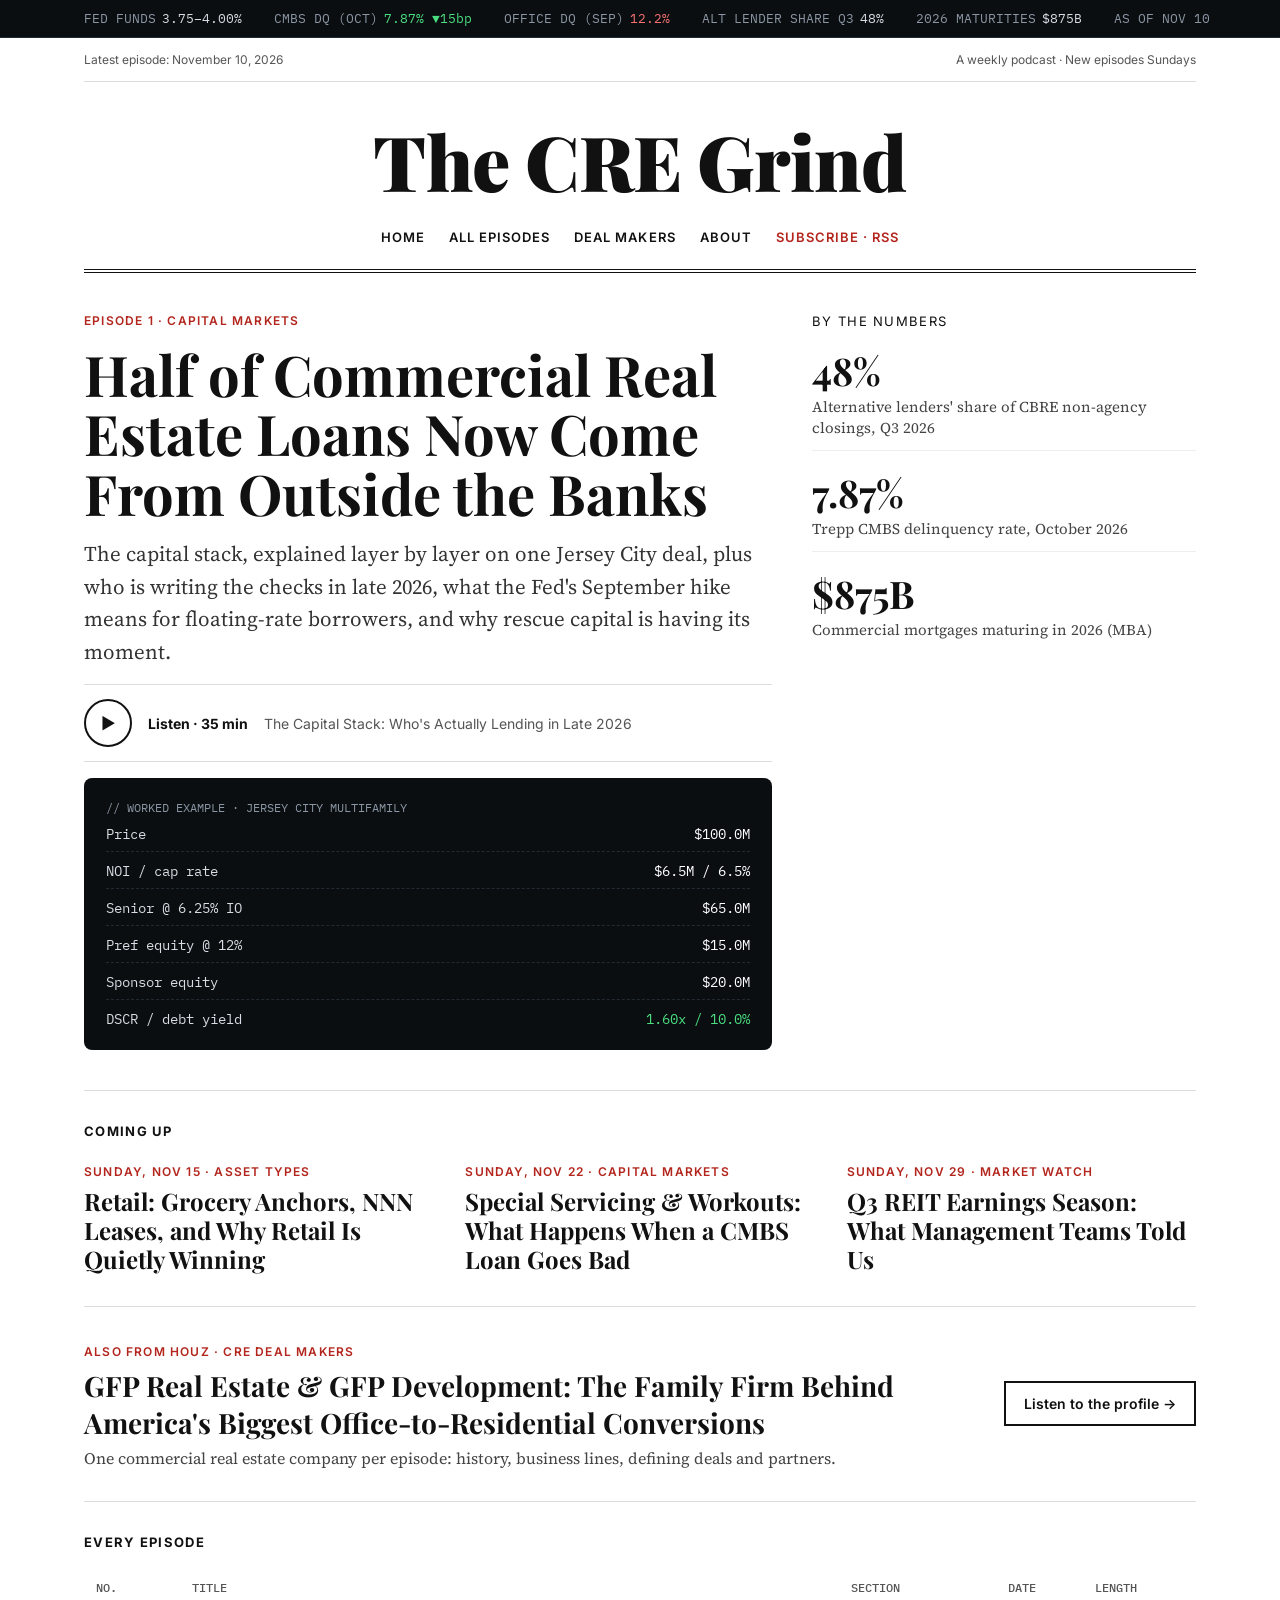
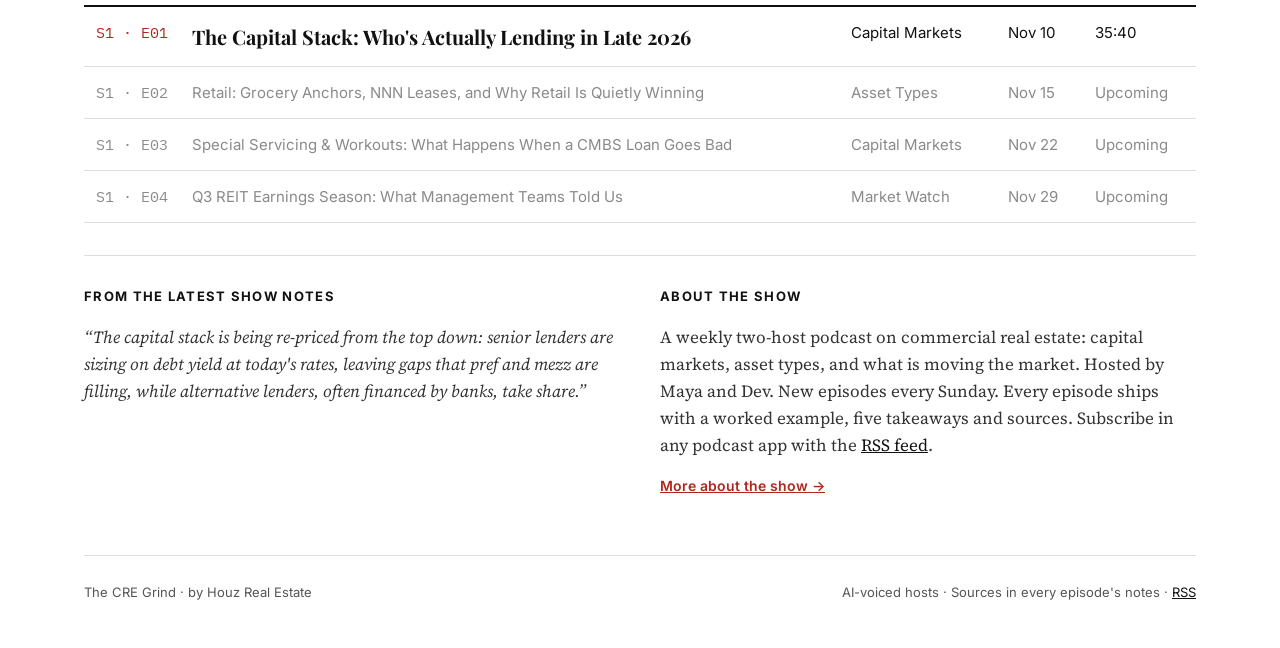
<file: docs/index.html>
<!doctype html>
<html lang="en">
<head>
<meta charset="utf-8">
<meta name="viewport" content="width=device-width, initial-scale=1">
<title>The CRE Grind — One commercial real estate topic per episode, deep enough to talk about in an interview.</title>
<meta name="description" content="A weekly two-host podcast on commercial real estate: capital markets, asset types, and what is moving the market. Hosted by Maya and Dev. New episodes every Sunday.">
<link rel="alternate" type="application/rss+xml" title="The CRE Grind" href="feed.xml">
<link rel="icon" href="assets/cover.png">
<link rel="preconnect" href="https://fonts.googleapis.com"><link rel="stylesheet" href="https://fonts.googleapis.com/css2?family=Playfair+Display:wght@700;900&amp;family=Source+Serif+4:ital,wght@0,400;0,600;1,400&amp;family=Inter:wght@500;600&amp;family=IBM+Plex+Mono:wght@400;500&amp;display=swap">
<link rel="stylesheet" href="assets/style.css">
</head>
<body>
<div class="ticker" aria-label="Market snapshot"><div class="ticker-row"><span><span class="lbl">FED FUNDS</span><span class="neutral">3.75–4.00%</span></span><span><span class="lbl">CMBS DQ (OCT)</span><span class="good">7.87% ▼15bp</span></span><span><span class="lbl">OFFICE DQ (SEP)</span><span class="bad">12.2%</span></span><span><span class="lbl">ALT LENDER SHARE Q3</span><span class="neutral">48%</span></span><span><span class="lbl">2026 MATURITIES</span><span class="neutral">$875B</span></span><span class="asof">AS OF NOV 10</span></div></div>
<div class="wrap">
<div class="dateline"><span>Latest episode: November 10, 2026</span><span>A weekly podcast · New episodes Sundays</span></div>
<header class="masthead">
<a class="name" href="index.html">The CRE Grind</a>
<nav class="nav" aria-label="Main"><a href="index.html">Home</a><a href="episodes/index.html">All episodes</a><a href="deal-makers/index.html">Deal Makers</a><a href="about/index.html">About</a><a class="sub" href="feed.xml">Subscribe · RSS</a></nav>
</header>
<section class="lead">
<article>
<div class="kicker">Episode 1 · Capital Markets</div>
<h1 class="headline"><a href="episodes/e01-capital-stack/index.html" style="text-decoration:none">Half of Commercial Real Estate Loans Now Come From Outside the Banks</a></h1>
<p class="dek">The capital stack, explained layer by layer on one Jersey City deal, plus who is writing the checks in late 2026, what the Fed&#x27;s September hike means for floating-rate borrowers, and why rescue capital is having its moment.</p>
<div class="listen"><a class="btn-round" href="episodes/e01-capital-stack/index.html" aria-label="Listen to episode 1">▶</a><strong>Listen · 35 min</strong><span class="meta">The Capital Stack: Who&#x27;s Actually Lending in Late 2026</span></div>
<div class="panel"><div class="ptitle">// Worked example · Jersey City multifamily</div><div class="prow"><span>Price</span><span>$100.0M</span></div><div class="prow"><span>NOI / cap rate</span><span>$6.5M / 6.5%</span></div><div class="prow"><span>Senior @ 6.25% IO</span><span>$65.0M</span></div><div class="prow"><span>Pref equity @ 12%</span><span>$15.0M</span></div><div class="prow"><span>Sponsor equity</span><span>$20.0M</span></div><div class="prow"><span>DSCR / debt yield</span><span>1.60x / 10.0%</span></div></div>
</article>
<aside><div class="section-label" style="margin:0">By the numbers</div><div class="stat"><div class="big">48%</div><div class="cap">Alternative lenders&#x27; share of CBRE non-agency closings, Q3 2026</div></div><div class="stat"><div class="big">7.87%</div><div class="cap">Trepp CMBS delinquency rate, October 2026</div></div><div class="stat"><div class="big">$875B</div><div class="cap">Commercial mortgages maturing in 2026 (MBA)</div></div></aside>
</section>
<section class="upcoming"><h2 class="section-label">Coming up</h2><div class="cols"><div><span class="kicker">Sunday, Nov 15 · Asset Types</span><h3>Retail: Grocery Anchors, NNN Leases, and Why Retail Is Quietly Winning</h3></div><div><span class="kicker">Sunday, Nov 22 · Capital Markets</span><h3>Special Servicing &amp; Workouts: What Happens When a CMBS Loan Goes Bad</h3></div><div><span class="kicker">Sunday, Nov 29 · Market Watch</span><h3>Q3 REIT Earnings Season: What Management Teams Told Us</h3></div></div></section>
<section class="upcoming" style="display:flex;flex-wrap:wrap;gap:24px;align-items:center;justify-content:space-between">
<div style="flex:1 1 420px"><span class="kicker">Also from Houz · CRE Deal Makers</span><h3 style="margin:6px 0 6px;font-family:var(--serif-display);font-size:28px">GFP Real Estate &amp; GFP Development: The Family Firm Behind America&#x27;s Biggest Office-to-Residential Conversions</h3><p style="margin:0;font-size:16px;color:#444">One commercial real estate company per episode: history, business lines, defining deals and partners.</p></div>
<a href="deal-makers/episodes/dm02-gfp/index.html" style="font-family:var(--sans);font-weight:600;font-size:14px;text-decoration:none;border:2px solid var(--ink);padding:12px 18px">Listen to the profile →</a></section>
<section class="archive"><h2 class="section-label">Every episode</h2><div class="table-scroll"><table class="ep-table"><thead><tr><th>NO.</th><th>TITLE</th><th>SECTION</th><th>DATE</th><th>LENGTH</th></tr></thead><tbody><tr><td class="num">S1 · E01</td><td><a href="episodes/e01-capital-stack/index.html">The Capital Stack: Who&#x27;s Actually Lending in Late 2026</a></td><td>Capital Markets</td><td>Nov 10</td><td>35:40</td></tr><tr class="soon"><td class="num">S1 · E02</td><td>Retail: Grocery Anchors, NNN Leases, and Why Retail Is Quietly Winning</td><td>Asset Types</td><td>Nov 15</td><td>Upcoming</td></tr><tr class="soon"><td class="num">S1 · E03</td><td>Special Servicing &amp; Workouts: What Happens When a CMBS Loan Goes Bad</td><td>Capital Markets</td><td>Nov 22</td><td>Upcoming</td></tr><tr class="soon"><td class="num">S1 · E04</td><td>Q3 REIT Earnings Season: What Management Teams Told Us</td><td>Market Watch</td><td>Nov 29</td><td>Upcoming</td></tr></tbody></table></div></section>
<section class="about" id="about">
<div><h2 class="section-label">From the latest show notes</h2><p class="quote">“The capital stack is being re-priced from the top down: senior lenders are sizing on debt yield at today&#x27;s rates, leaving gaps that pref and mezz are filling, while alternative lenders, often financed by banks, take share.”</p></div>
<div><h2 class="section-label">About the show</h2><p>A weekly two-host podcast on commercial real estate: capital markets, asset types, and what is moving the market. Hosted by Maya and Dev. New episodes every Sunday. Every episode ships with a worked example, five takeaways and sources. Subscribe in any podcast app with the <a href="feed.xml">RSS feed</a>.</p><p style="margin-top:12px"><a href="about/index.html" style="font-family:var(--sans);font-size:14px;font-weight:600;color:var(--accent)">More about the show →</a></p></div>
</section>
<footer><span>The CRE Grind · by Houz Real Estate</span><span>AI-voiced hosts · Sources in every episode's notes · <a href="feed.xml">RSS</a></span></footer>
</div>
</body>
</html>
</file>
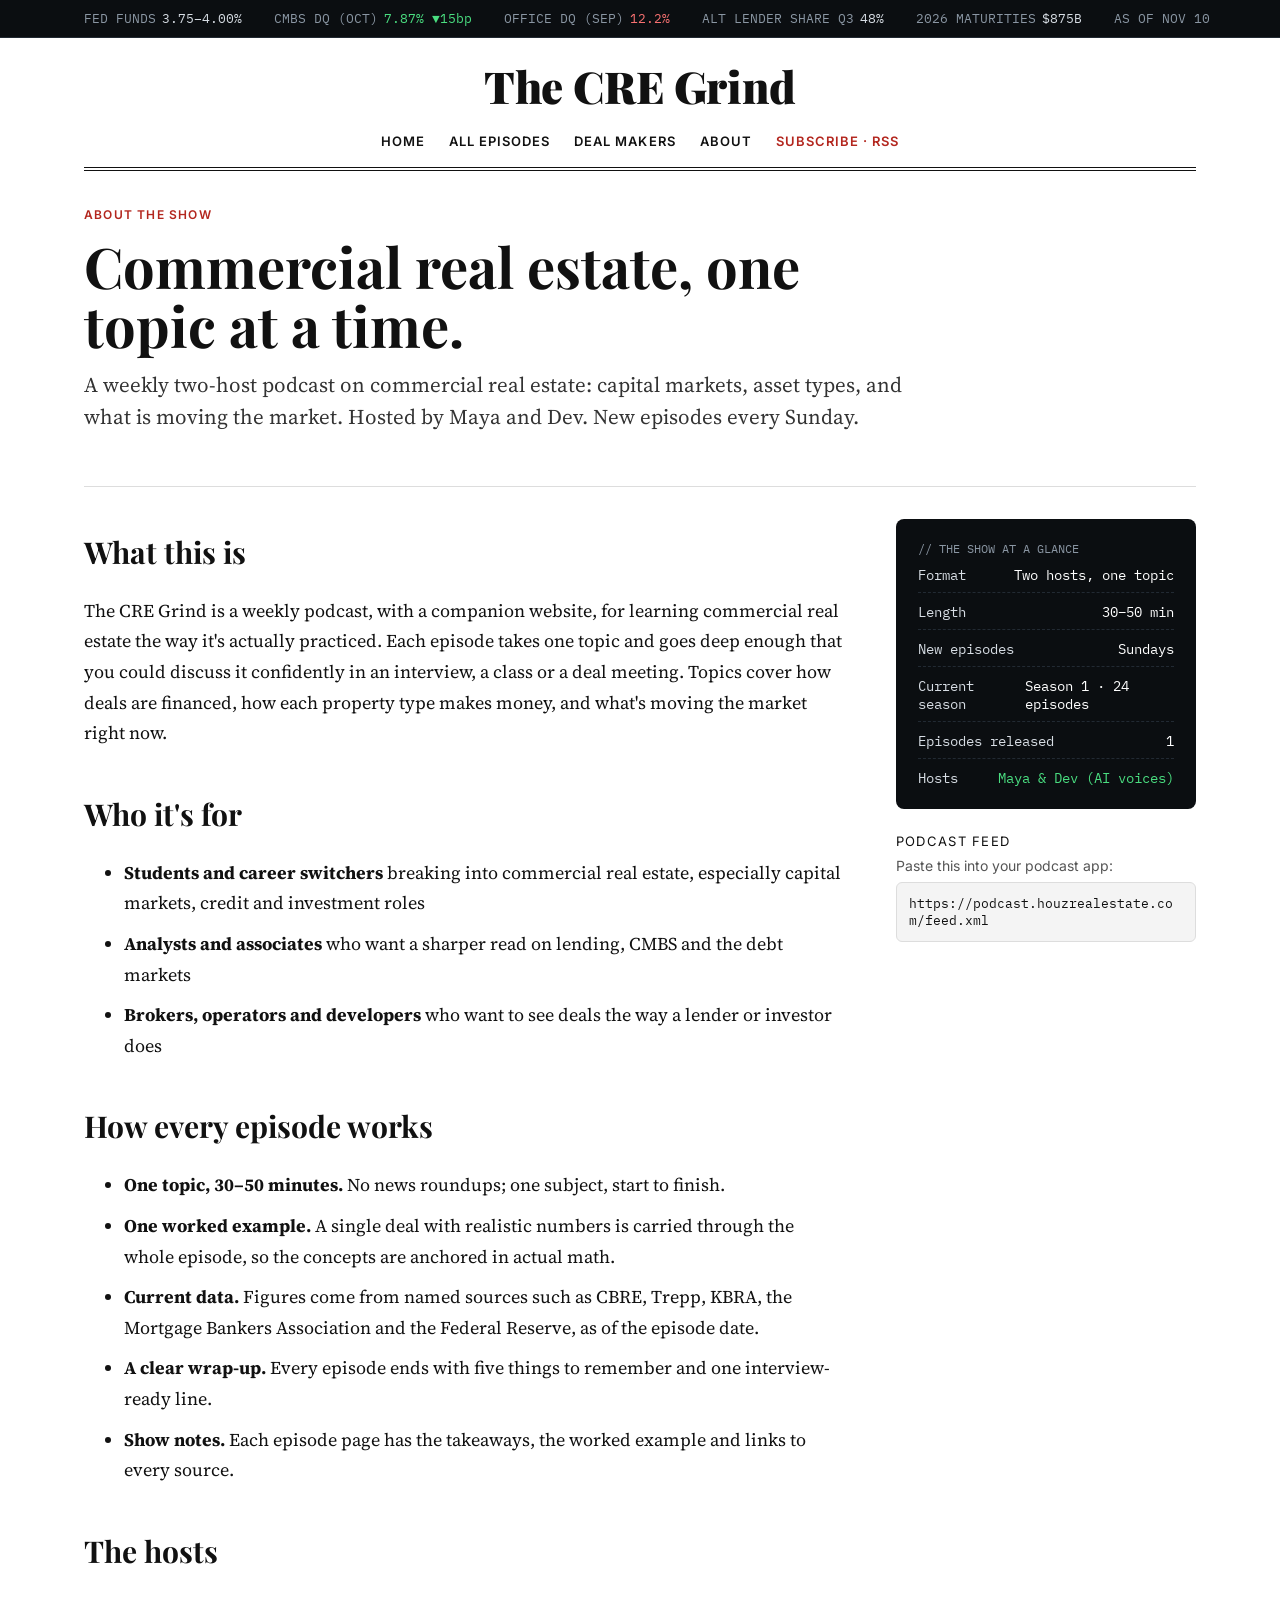
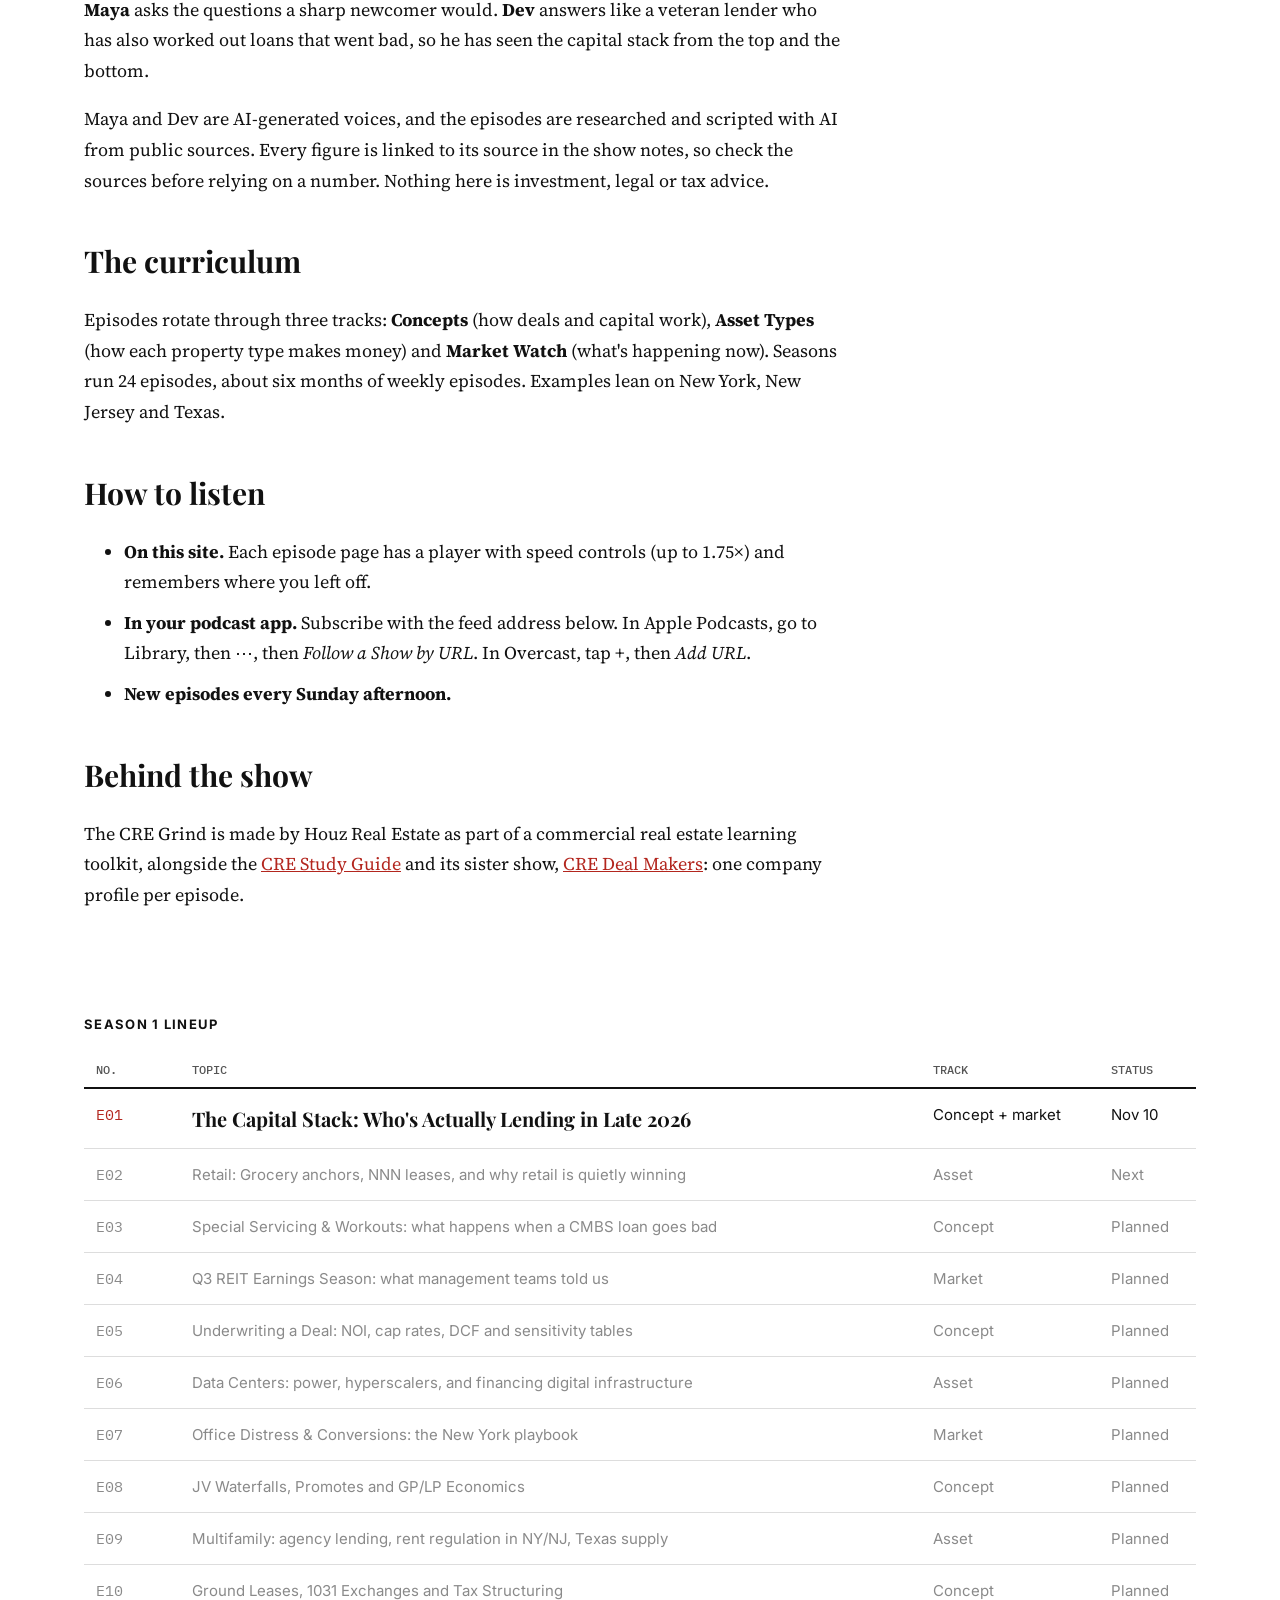
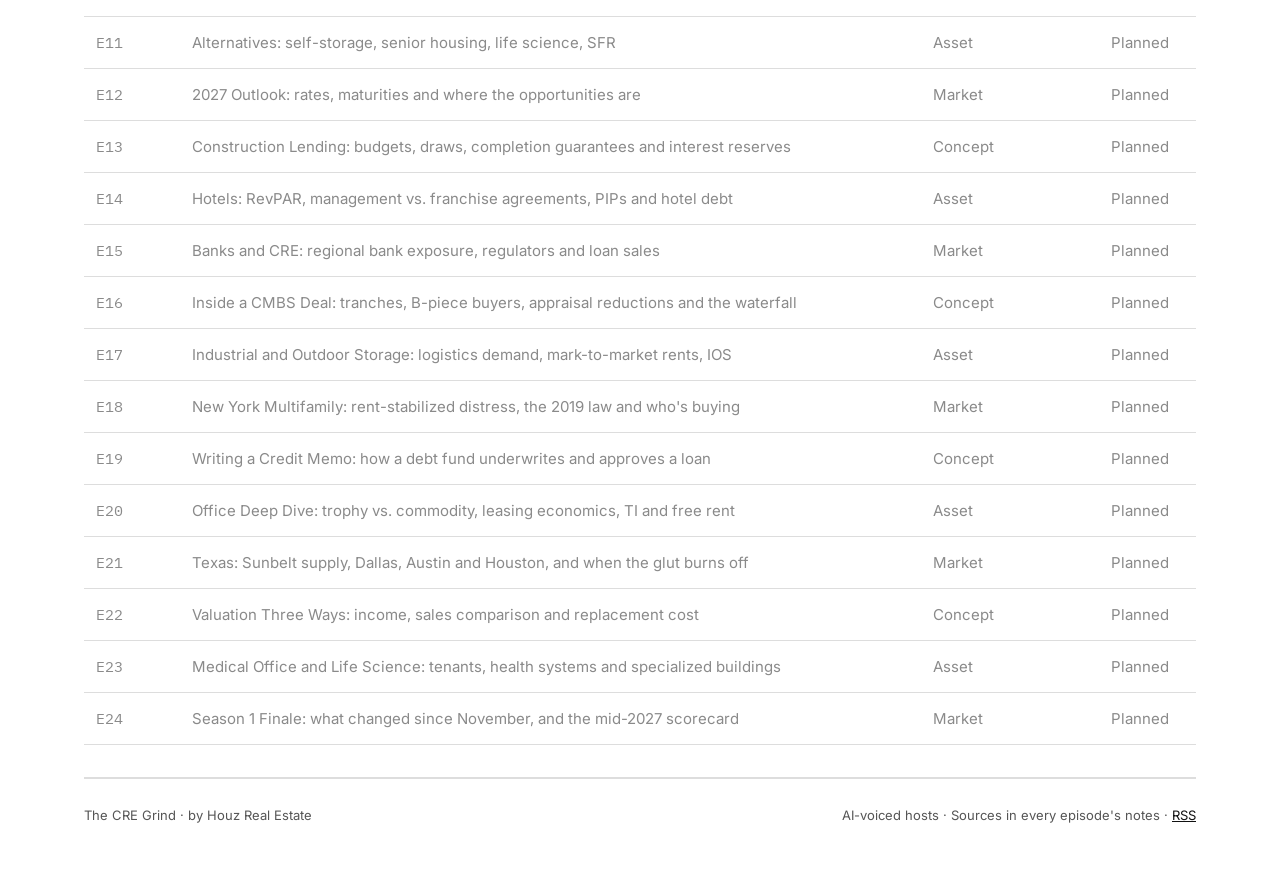
<file: docs/about/index.html>
<!doctype html>
<html lang="en">
<head>
<meta charset="utf-8">
<meta name="viewport" content="width=device-width, initial-scale=1">
<title>About — The CRE Grind</title>
<meta name="description" content="A weekly two-host podcast on commercial real estate: capital markets, asset types, and what is moving the market. Hosted by Maya and Dev. New episodes every Sunday.">
<link rel="alternate" type="application/rss+xml" title="The CRE Grind" href="../feed.xml">
<link rel="icon" href="../assets/cover.png">
<link rel="preconnect" href="https://fonts.googleapis.com"><link rel="stylesheet" href="https://fonts.googleapis.com/css2?family=Playfair+Display:wght@700;900&amp;family=Source+Serif+4:ital,wght@0,400;0,600;1,400&amp;family=Inter:wght@500;600&amp;family=IBM+Plex+Mono:wght@400;500&amp;display=swap">
<link rel="stylesheet" href="../assets/style.css">
</head>
<body>
<div class="ticker" aria-label="Market snapshot"><div class="ticker-row"><span><span class="lbl">FED FUNDS</span><span class="neutral">3.75–4.00%</span></span><span><span class="lbl">CMBS DQ (OCT)</span><span class="good">7.87% ▼15bp</span></span><span><span class="lbl">OFFICE DQ (SEP)</span><span class="bad">12.2%</span></span><span><span class="lbl">ALT LENDER SHARE Q3</span><span class="neutral">48%</span></span><span><span class="lbl">2026 MATURITIES</span><span class="neutral">$875B</span></span><span class="asof">AS OF NOV 10</span></div></div>
<div class="wrap">
<header class="masthead small">
<a class="name" href="../index.html">The CRE Grind</a>
<nav class="nav" aria-label="Main"><a href="../index.html">Home</a><a href="../episodes/index.html">All episodes</a><a href="../deal-makers/index.html">Deal Makers</a><a href="../about/index.html">About</a><a class="sub" href="../feed.xml">Subscribe · RSS</a></nav>
</header>
<section class="ep-head">
<div class="kicker">About the show</div>
<h1 class="headline">Commercial real estate, one topic at a time.</h1>
<p class="dek">A weekly two-host podcast on commercial real estate: capital markets, asset types, and what is moving the market. Hosted by Maya and Dev. New episodes every Sunday.</p>
</section>
<div class="ep-body">
<div class="notes"><h2>What this is</h2>
<p>The CRE Grind is a weekly podcast, with a companion website, for learning commercial real estate the way it's actually practiced. Each episode takes one topic and goes deep enough that you could discuss it confidently in an interview, a class or a deal meeting. Topics cover how deals are financed, how each property type makes money, and what's moving the market right now.</p>
<h2>Who it's for</h2>
<ul>
<li><strong>Students and career switchers</strong> breaking into commercial real estate, especially capital markets, credit and investment roles</li>
<li><strong>Analysts and associates</strong> who want a sharper read on lending, CMBS and the debt markets</li>
<li><strong>Brokers, operators and developers</strong> who want to see deals the way a lender or investor does</li>
</ul>
<h2>How every episode works</h2>
<ul>
<li><strong>One topic, 30–50 minutes.</strong> No news roundups; one subject, start to finish.</li>
<li><strong>One worked example.</strong> A single deal with realistic numbers is carried through the whole episode, so the concepts are anchored in actual math.</li>
<li><strong>Current data.</strong> Figures come from named sources such as CBRE, Trepp, KBRA, the Mortgage Bankers Association and the Federal Reserve, as of the episode date.</li>
<li><strong>A clear wrap-up.</strong> Every episode ends with five things to remember and one interview-ready line.</li>
<li><strong>Show notes.</strong> Each episode page has the takeaways, the worked example and links to every source.</li>
</ul>
<h2>The hosts</h2>
<p><strong>Maya</strong> asks the questions a sharp newcomer would. <strong>Dev</strong> answers like a veteran lender who has also worked out loans that went bad, so he has seen the capital stack from the top and the bottom.</p>
<p>Maya and Dev are AI-generated voices, and the episodes are researched and scripted with AI from public sources. Every figure is linked to its source in the show notes, so check the sources before relying on a number. Nothing here is investment, legal or tax advice.</p>
<h2>The curriculum</h2>
<p>Episodes rotate through three tracks: <strong>Concepts</strong> (how deals and capital work), <strong>Asset Types</strong> (how each property type makes money) and <strong>Market Watch</strong> (what's happening now). Seasons run 24 episodes, about six months of weekly episodes. Examples lean on New York, New Jersey and Texas.</p>
<h2>How to listen</h2>
<ul>
<li><strong>On this site.</strong> Each episode page has a player with speed controls (up to 1.75×) and remembers where you left off.</li>
<li><strong>In your podcast app.</strong> Subscribe with the feed address below. In Apple Podcasts, go to Library, then ⋯, then <em>Follow a Show by URL</em>. In Overcast, tap +, then <em>Add URL</em>.</li>
<li><strong>New episodes every Sunday afternoon.</strong></li>
</ul>
<h2>Behind the show</h2>
<p>The CRE Grind is made by Houz Real Estate as part of a commercial real estate learning toolkit, alongside the <a href="https://houzrealestate.com">CRE Study Guide</a> and its sister show, <a href="../deal-makers/index.html">CRE Deal Makers</a>: one company profile per episode.</p></div>
<aside class="side"><div class="panel"><div class="ptitle">// The show at a glance</div><div class="prow"><span>Format</span><span>Two hosts, one topic</span></div><div class="prow"><span>Length</span><span>30–50 min</span></div><div class="prow"><span>New episodes</span><span>Sundays</span></div><div class="prow"><span>Current season</span><span>Season 1 · 24 episodes</span></div><div class="prow"><span>Episodes released</span><span>1</span></div><div class="prow"><span>Hosts</span><span>Maya &amp; Dev (AI voices)</span></div></div>
<div><div class="section-label" style="margin-bottom:8px">Podcast feed</div>
<p style="margin:0 0 8px;font-family:var(--sans);font-size:14px;color:var(--muted)">Paste this into your podcast app:</p>
<code style="display:block;font-family:var(--mono);font-size:13px;background:#f4f4f4;border:1px solid var(--rule);border-radius:6px;padding:12px;word-break:break-all">https://podcast.houzrealestate.com/feed.xml</code></div>
</aside>
</div>
<section class="archive"><h2 class="section-label">Season 1 lineup</h2>
<div class="table-scroll"><table class="ep-table"><thead><tr><th>NO.</th><th>TOPIC</th><th>TRACK</th><th>STATUS</th></tr></thead><tbody><tr><td class="num">E01</td><td><a href="../episodes/e01-capital-stack/index.html">The Capital Stack: Who&#x27;s Actually Lending in Late 2026</a></td><td>Concept + market</td><td>Nov 10</td></tr><tr class="soon"><td class="num">E02</td><td>Retail: Grocery anchors, NNN leases, and why retail is quietly winning</td><td>Asset</td><td>Next</td></tr><tr class="soon"><td class="num">E03</td><td>Special Servicing &amp; Workouts: what happens when a CMBS loan goes bad</td><td>Concept</td><td>Planned</td></tr><tr class="soon"><td class="num">E04</td><td>Q3 REIT Earnings Season: what management teams told us</td><td>Market</td><td>Planned</td></tr><tr class="soon"><td class="num">E05</td><td>Underwriting a Deal: NOI, cap rates, DCF and sensitivity tables</td><td>Concept</td><td>Planned</td></tr><tr class="soon"><td class="num">E06</td><td>Data Centers: power, hyperscalers, and financing digital infrastructure</td><td>Asset</td><td>Planned</td></tr><tr class="soon"><td class="num">E07</td><td>Office Distress &amp; Conversions: the New York playbook</td><td>Market</td><td>Planned</td></tr><tr class="soon"><td class="num">E08</td><td>JV Waterfalls, Promotes and GP/LP Economics</td><td>Concept</td><td>Planned</td></tr><tr class="soon"><td class="num">E09</td><td>Multifamily: agency lending, rent regulation in NY/NJ, Texas supply</td><td>Asset</td><td>Planned</td></tr><tr class="soon"><td class="num">E10</td><td>Ground Leases, 1031 Exchanges and Tax Structuring</td><td>Concept</td><td>Planned</td></tr><tr class="soon"><td class="num">E11</td><td>Alternatives: self-storage, senior housing, life science, SFR</td><td>Asset</td><td>Planned</td></tr><tr class="soon"><td class="num">E12</td><td>2027 Outlook: rates, maturities and where the opportunities are</td><td>Market</td><td>Planned</td></tr><tr class="soon"><td class="num">E13</td><td>Construction Lending: budgets, draws, completion guarantees and interest reserves</td><td>Concept</td><td>Planned</td></tr><tr class="soon"><td class="num">E14</td><td>Hotels: RevPAR, management vs. franchise agreements, PIPs and hotel debt</td><td>Asset</td><td>Planned</td></tr><tr class="soon"><td class="num">E15</td><td>Banks and CRE: regional bank exposure, regulators and loan sales</td><td>Market</td><td>Planned</td></tr><tr class="soon"><td class="num">E16</td><td>Inside a CMBS Deal: tranches, B-piece buyers, appraisal reductions and the waterfall</td><td>Concept</td><td>Planned</td></tr><tr class="soon"><td class="num">E17</td><td>Industrial and Outdoor Storage: logistics demand, mark-to-market rents, IOS</td><td>Asset</td><td>Planned</td></tr><tr class="soon"><td class="num">E18</td><td>New York Multifamily: rent-stabilized distress, the 2019 law and who&#x27;s buying</td><td>Market</td><td>Planned</td></tr><tr class="soon"><td class="num">E19</td><td>Writing a Credit Memo: how a debt fund underwrites and approves a loan</td><td>Concept</td><td>Planned</td></tr><tr class="soon"><td class="num">E20</td><td>Office Deep Dive: trophy vs. commodity, leasing economics, TI and free rent</td><td>Asset</td><td>Planned</td></tr><tr class="soon"><td class="num">E21</td><td>Texas: Sunbelt supply, Dallas, Austin and Houston, and when the glut burns off</td><td>Market</td><td>Planned</td></tr><tr class="soon"><td class="num">E22</td><td>Valuation Three Ways: income, sales comparison and replacement cost</td><td>Concept</td><td>Planned</td></tr><tr class="soon"><td class="num">E23</td><td>Medical Office and Life Science: tenants, health systems and specialized buildings</td><td>Asset</td><td>Planned</td></tr><tr class="soon"><td class="num">E24</td><td>Season 1 Finale: what changed since November, and the mid-2027 scorecard</td><td>Market</td><td>Planned</td></tr></tbody></table></div></section>
<footer><span>The CRE Grind · by Houz Real Estate</span><span>AI-voiced hosts · Sources in every episode's notes · <a href="../feed.xml">RSS</a></span></footer>
</div>
</body>
</html>
</file>
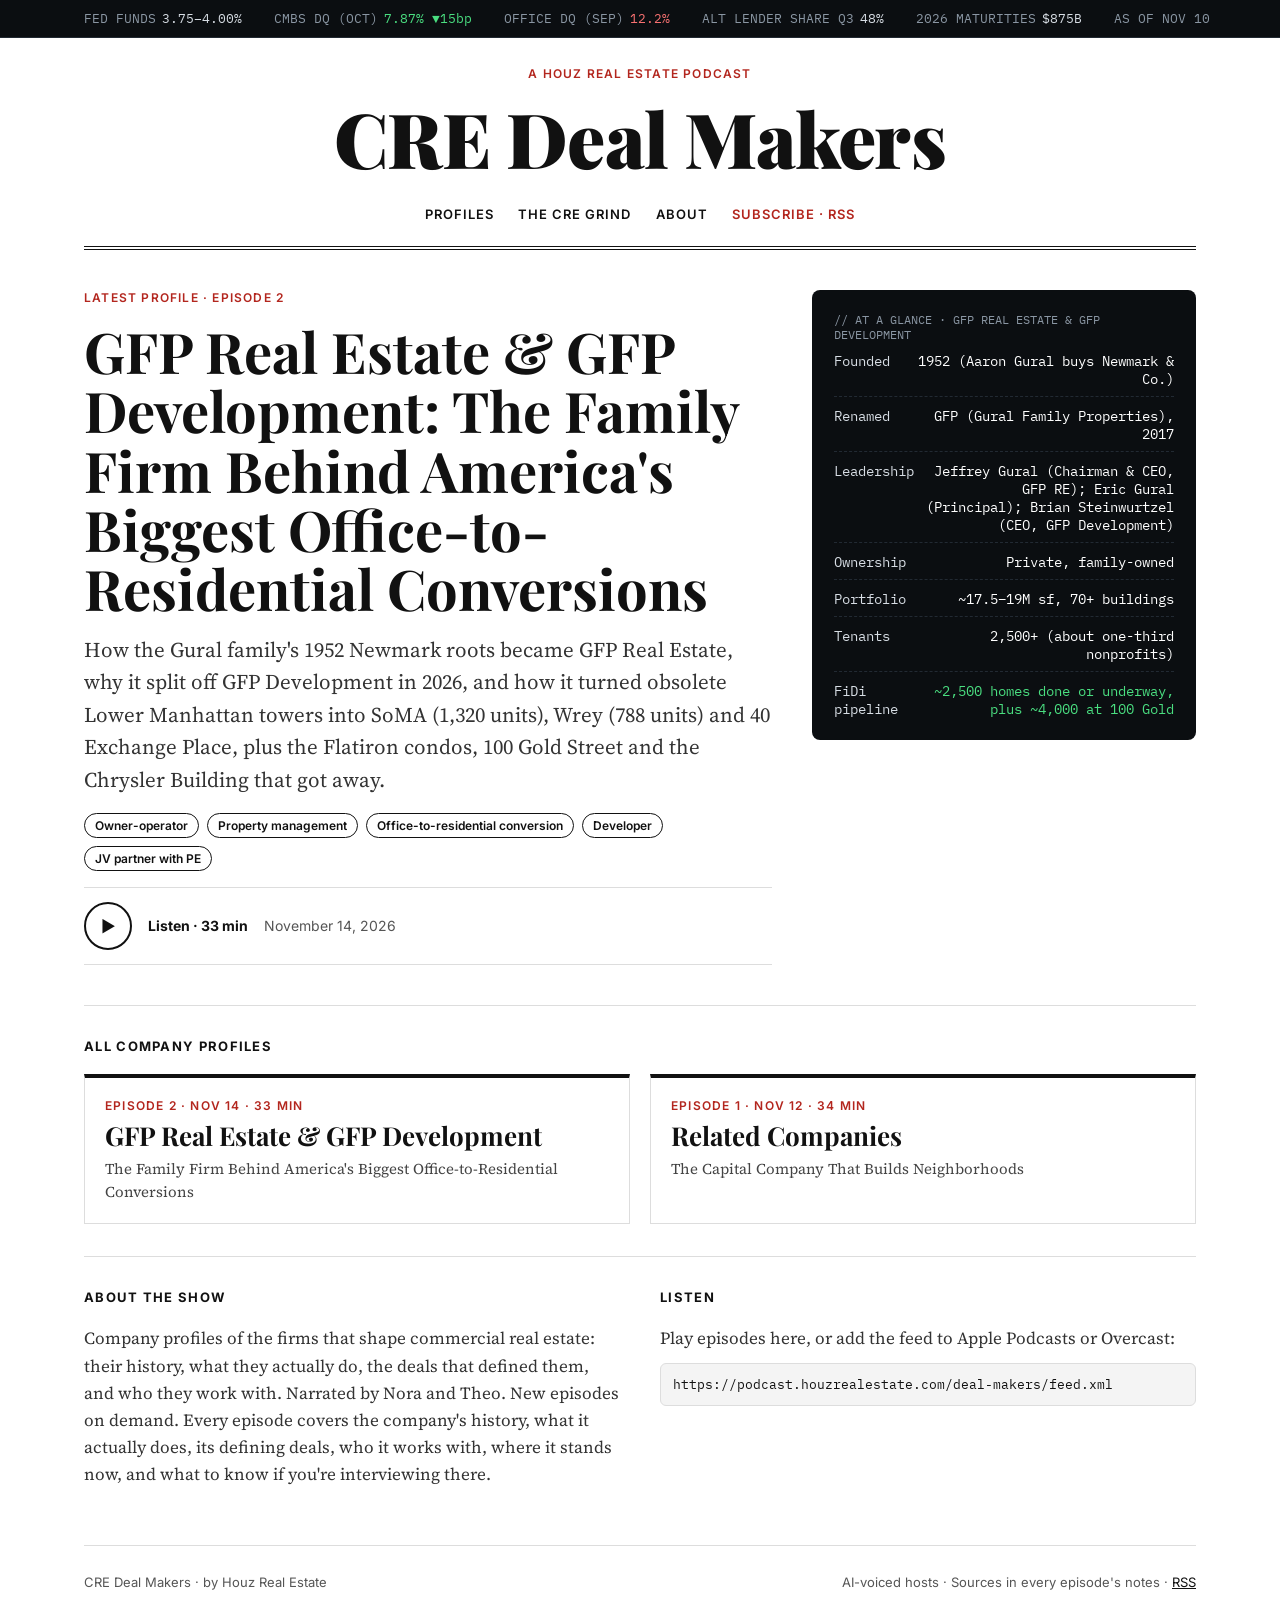
<file: docs/deal-makers/index.html>
<!doctype html>
<html lang="en">
<head>
<meta charset="utf-8">
<meta name="viewport" content="width=device-width, initial-scale=1">
<title>CRE Deal Makers — One commercial real estate company per episode.</title>
<meta name="description" content="Company profiles of the firms that shape commercial real estate: their history, what they actually do, the deals that defined them, and who they work with. Narrated by Nora and Theo. New episodes on demand.">
<link rel="alternate" type="application/rss+xml" title="CRE Deal Makers" href="../deal-makers/feed.xml">
<link rel="icon" href="../assets/cover.png">
<link rel="preconnect" href="https://fonts.googleapis.com"><link rel="stylesheet" href="https://fonts.googleapis.com/css2?family=Playfair+Display:wght@700;900&amp;family=Source+Serif+4:ital,wght@0,400;0,600;1,400&amp;family=Inter:wght@500;600&amp;family=IBM+Plex+Mono:wght@400;500&amp;display=swap">
<link rel="stylesheet" href="../assets/style.css">
</head>
<body>
<div class="ticker" aria-label="Market snapshot"><div class="ticker-row"><span><span class="lbl">FED FUNDS</span><span class="neutral">3.75–4.00%</span></span><span><span class="lbl">CMBS DQ (OCT)</span><span class="good">7.87% ▼15bp</span></span><span><span class="lbl">OFFICE DQ (SEP)</span><span class="bad">12.2%</span></span><span><span class="lbl">ALT LENDER SHARE Q3</span><span class="neutral">48%</span></span><span><span class="lbl">2026 MATURITIES</span><span class="neutral">$875B</span></span><span class="asof">AS OF NOV 10</span></div></div>
<div class="wrap">
<header class="masthead">
<div class="kicker" style="margin-bottom:6px">A Houz Real Estate podcast</div>
<a class="name" href="../deal-makers/index.html">CRE Deal Makers</a>
<nav class="nav" aria-label="Deal Makers"><a href="../deal-makers/index.html">Profiles</a><a href="../index.html">The CRE Grind</a><a href="../about/index.html">About</a><a class="sub" href="../deal-makers/feed.xml">Subscribe · RSS</a></nav>
</header>
<section class="lead">
<article>
<div class="kicker">Latest profile · Episode 2</div>
<h1 class="headline"><a href="episodes/dm02-gfp/index.html" style="text-decoration:none">GFP Real Estate &amp; GFP Development: The Family Firm Behind America&#x27;s Biggest Office-to-Residential Conversions</a></h1>
<p class="dek">How the Gural family&#x27;s 1952 Newmark roots became GFP Real Estate, why it split off GFP Development in 2026, and how it turned obsolete Lower Manhattan towers into SoMA (1,320 units), Wrey (788 units) and 40 Exchange Place, plus the Flatiron condos, 100 Gold Street and the Chrysler Building that got away.</p>
<div style="display:flex;flex-wrap:wrap;gap:8px"><span style="font-family:var(--sans);font-size:12px;font-weight:600;border:1px solid var(--ink);border-radius:999px;padding:4px 10px">Owner-operator</span><span style="font-family:var(--sans);font-size:12px;font-weight:600;border:1px solid var(--ink);border-radius:999px;padding:4px 10px">Property management</span><span style="font-family:var(--sans);font-size:12px;font-weight:600;border:1px solid var(--ink);border-radius:999px;padding:4px 10px">Office-to-residential conversion</span><span style="font-family:var(--sans);font-size:12px;font-weight:600;border:1px solid var(--ink);border-radius:999px;padding:4px 10px">Developer</span><span style="font-family:var(--sans);font-size:12px;font-weight:600;border:1px solid var(--ink);border-radius:999px;padding:4px 10px">JV partner with PE</span></div>
<div class="listen"><a class="btn-round" href="episodes/dm02-gfp/index.html" aria-label="Listen to the GFP Real Estate &amp; GFP Development episode">▶</a><strong>Listen · 33 min</strong><span class="meta">November 14, 2026</span></div>
</article>
<aside><div class="panel"><div class="ptitle">// At a glance · GFP Real Estate &amp; GFP Development</div><div class="prow"><span>Founded</span><span style="text-align:right">1952 (Aaron Gural buys Newmark &amp; Co.)</span></div><div class="prow"><span>Renamed</span><span style="text-align:right">GFP (Gural Family Properties), 2017</span></div><div class="prow"><span>Leadership</span><span style="text-align:right">Jeffrey Gural (Chairman &amp; CEO, GFP RE); Eric Gural (Principal); Brian Steinwurtzel (CEO, GFP Development)</span></div><div class="prow"><span>Ownership</span><span style="text-align:right">Private, family-owned</span></div><div class="prow"><span>Portfolio</span><span style="text-align:right">~17.5–19M sf, 70+ buildings</span></div><div class="prow"><span>Tenants</span><span style="text-align:right">2,500+ (about one-third nonprofits)</span></div><div class="prow"><span>FiDi pipeline</span><span style="text-align:right">~2,500 homes done or underway, plus ~4,000 at 100 Gold</span></div></div></aside>
</section>
<section class="archive"><h2 class="section-label">All company profiles</h2>
<div style="display:grid;grid-template-columns:repeat(auto-fit,minmax(260px,1fr));gap:20px"><a href="episodes/dm02-gfp/index.html" style="text-decoration:none;border:1px solid var(--rule);border-top:4px solid var(--ink);padding:20px;display:flex;flex-direction:column;gap:8px">
<span class="kicker">Episode 2 · Nov 14 · 33 min</span>
<span style="font-family:var(--serif-display);font-size:26px;font-weight:700;line-height:1.15">GFP Real Estate &amp; GFP Development</span>
<span style="font-size:15px;color:#444;line-height:1.5">The Family Firm Behind America&#x27;s Biggest Office-to-Residential Conversions</span></a><a href="episodes/dm01-related/index.html" style="text-decoration:none;border:1px solid var(--rule);border-top:4px solid var(--ink);padding:20px;display:flex;flex-direction:column;gap:8px">
<span class="kicker">Episode 1 · Nov 12 · 34 min</span>
<span style="font-family:var(--serif-display);font-size:26px;font-weight:700;line-height:1.15">Related Companies</span>
<span style="font-size:15px;color:#444;line-height:1.5">The Capital Company That Builds Neighborhoods</span></a></div></section>
<section class="about">
<div><h2 class="section-label">About the show</h2><p>Company profiles of the firms that shape commercial real estate: their history, what they actually do, the deals that defined them, and who they work with. Narrated by Nora and Theo. New episodes on demand. Every episode covers the company's history, what it actually does, its defining deals, who it works with, where it stands now, and what to know if you're interviewing there.</p></div>
<div><h2 class="section-label">Listen</h2><p>Play episodes here, or add the feed to Apple Podcasts or Overcast:</p>
<code style="display:block;margin-top:10px;font-family:var(--mono);font-size:13px;background:#f4f4f4;border:1px solid var(--rule);border-radius:6px;padding:12px;word-break:break-all">https://podcast.houzrealestate.com/deal-makers/feed.xml</code></div>
</section>
<footer><span>CRE Deal Makers · by Houz Real Estate</span><span>AI-voiced hosts · Sources in every episode's notes · <a href="../deal-makers/feed.xml">RSS</a></span></footer>
</div>
</body>
</html>
</file>
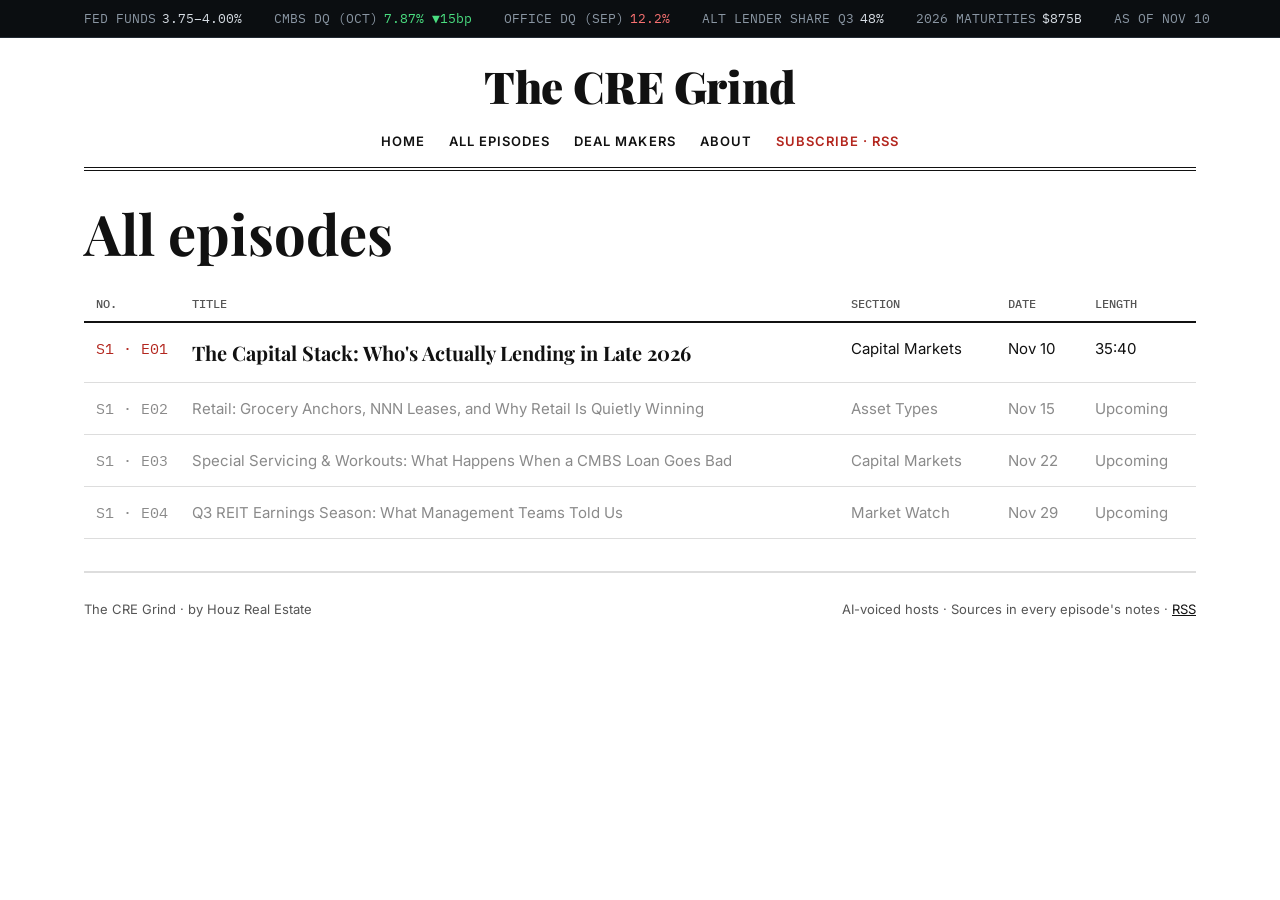
<file: docs/episodes/index.html>
<!doctype html>
<html lang="en">
<head>
<meta charset="utf-8">
<meta name="viewport" content="width=device-width, initial-scale=1">
<title>All episodes — The CRE Grind</title>
<meta name="description" content="A weekly two-host podcast on commercial real estate: capital markets, asset types, and what is moving the market. Hosted by Maya and Dev. New episodes every Sunday.">
<link rel="alternate" type="application/rss+xml" title="The CRE Grind" href="../feed.xml">
<link rel="icon" href="../assets/cover.png">
<link rel="preconnect" href="https://fonts.googleapis.com"><link rel="stylesheet" href="https://fonts.googleapis.com/css2?family=Playfair+Display:wght@700;900&amp;family=Source+Serif+4:ital,wght@0,400;0,600;1,400&amp;family=Inter:wght@500;600&amp;family=IBM+Plex+Mono:wght@400;500&amp;display=swap">
<link rel="stylesheet" href="../assets/style.css">
</head>
<body>
<div class="ticker" aria-label="Market snapshot"><div class="ticker-row"><span><span class="lbl">FED FUNDS</span><span class="neutral">3.75–4.00%</span></span><span><span class="lbl">CMBS DQ (OCT)</span><span class="good">7.87% ▼15bp</span></span><span><span class="lbl">OFFICE DQ (SEP)</span><span class="bad">12.2%</span></span><span><span class="lbl">ALT LENDER SHARE Q3</span><span class="neutral">48%</span></span><span><span class="lbl">2026 MATURITIES</span><span class="neutral">$875B</span></span><span class="asof">AS OF NOV 10</span></div></div>
<div class="wrap">
<header class="masthead small">
<a class="name" href="../index.html">The CRE Grind</a>
<nav class="nav" aria-label="Main"><a href="../index.html">Home</a><a href="../episodes/index.html">All episodes</a><a href="../deal-makers/index.html">Deal Makers</a><a href="../about/index.html">About</a><a class="sub" href="../feed.xml">Subscribe · RSS</a></nav>
</header>
<section class="archive"><h1 class="headline" style="margin-bottom:24px">All episodes</h1><div class="table-scroll"><table class="ep-table"><thead><tr><th>NO.</th><th>TITLE</th><th>SECTION</th><th>DATE</th><th>LENGTH</th></tr></thead><tbody><tr><td class="num">S1 · E01</td><td><a href="../episodes/e01-capital-stack/index.html">The Capital Stack: Who&#x27;s Actually Lending in Late 2026</a></td><td>Capital Markets</td><td>Nov 10</td><td>35:40</td></tr><tr class="soon"><td class="num">S1 · E02</td><td>Retail: Grocery Anchors, NNN Leases, and Why Retail Is Quietly Winning</td><td>Asset Types</td><td>Nov 15</td><td>Upcoming</td></tr><tr class="soon"><td class="num">S1 · E03</td><td>Special Servicing &amp; Workouts: What Happens When a CMBS Loan Goes Bad</td><td>Capital Markets</td><td>Nov 22</td><td>Upcoming</td></tr><tr class="soon"><td class="num">S1 · E04</td><td>Q3 REIT Earnings Season: What Management Teams Told Us</td><td>Market Watch</td><td>Nov 29</td><td>Upcoming</td></tr></tbody></table></div></section>
<footer><span>The CRE Grind · by Houz Real Estate</span><span>AI-voiced hosts · Sources in every episode's notes · <a href="../feed.xml">RSS</a></span></footer>
</div>
</body>
</html>
</file>
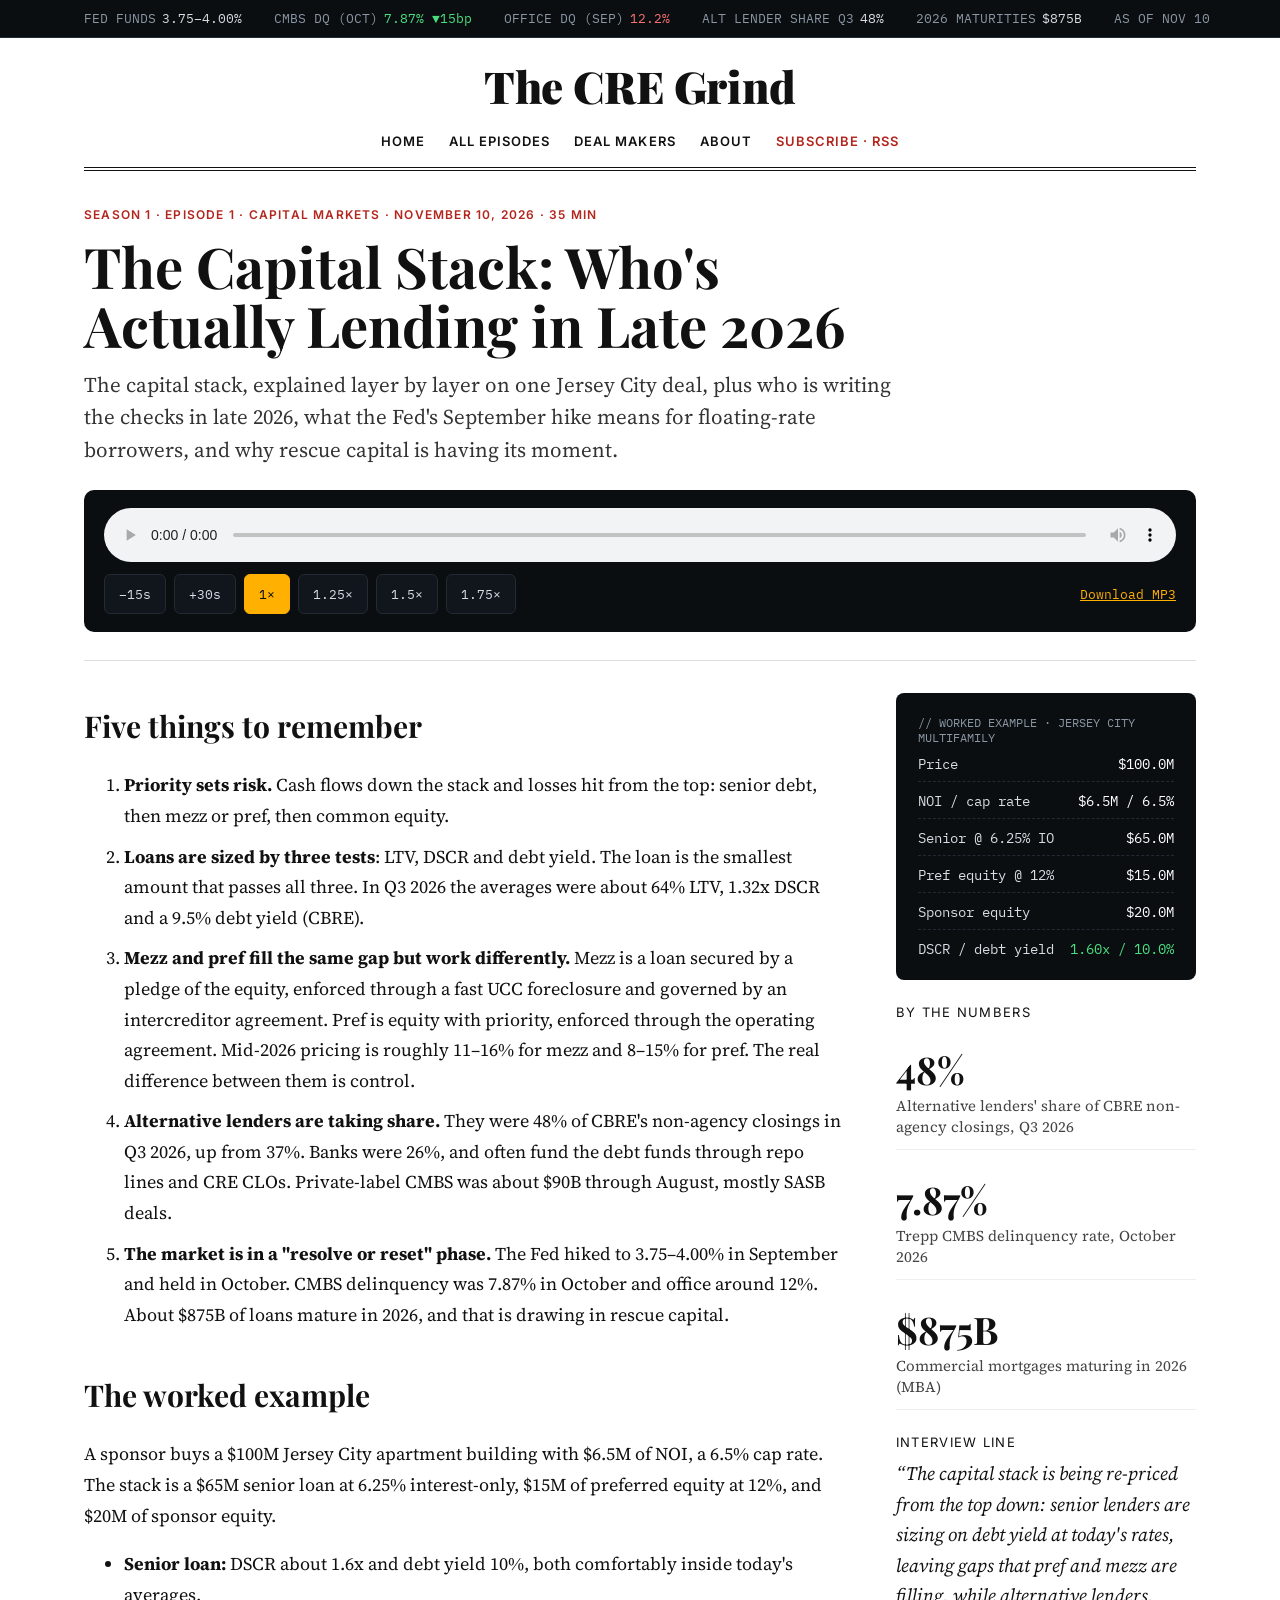
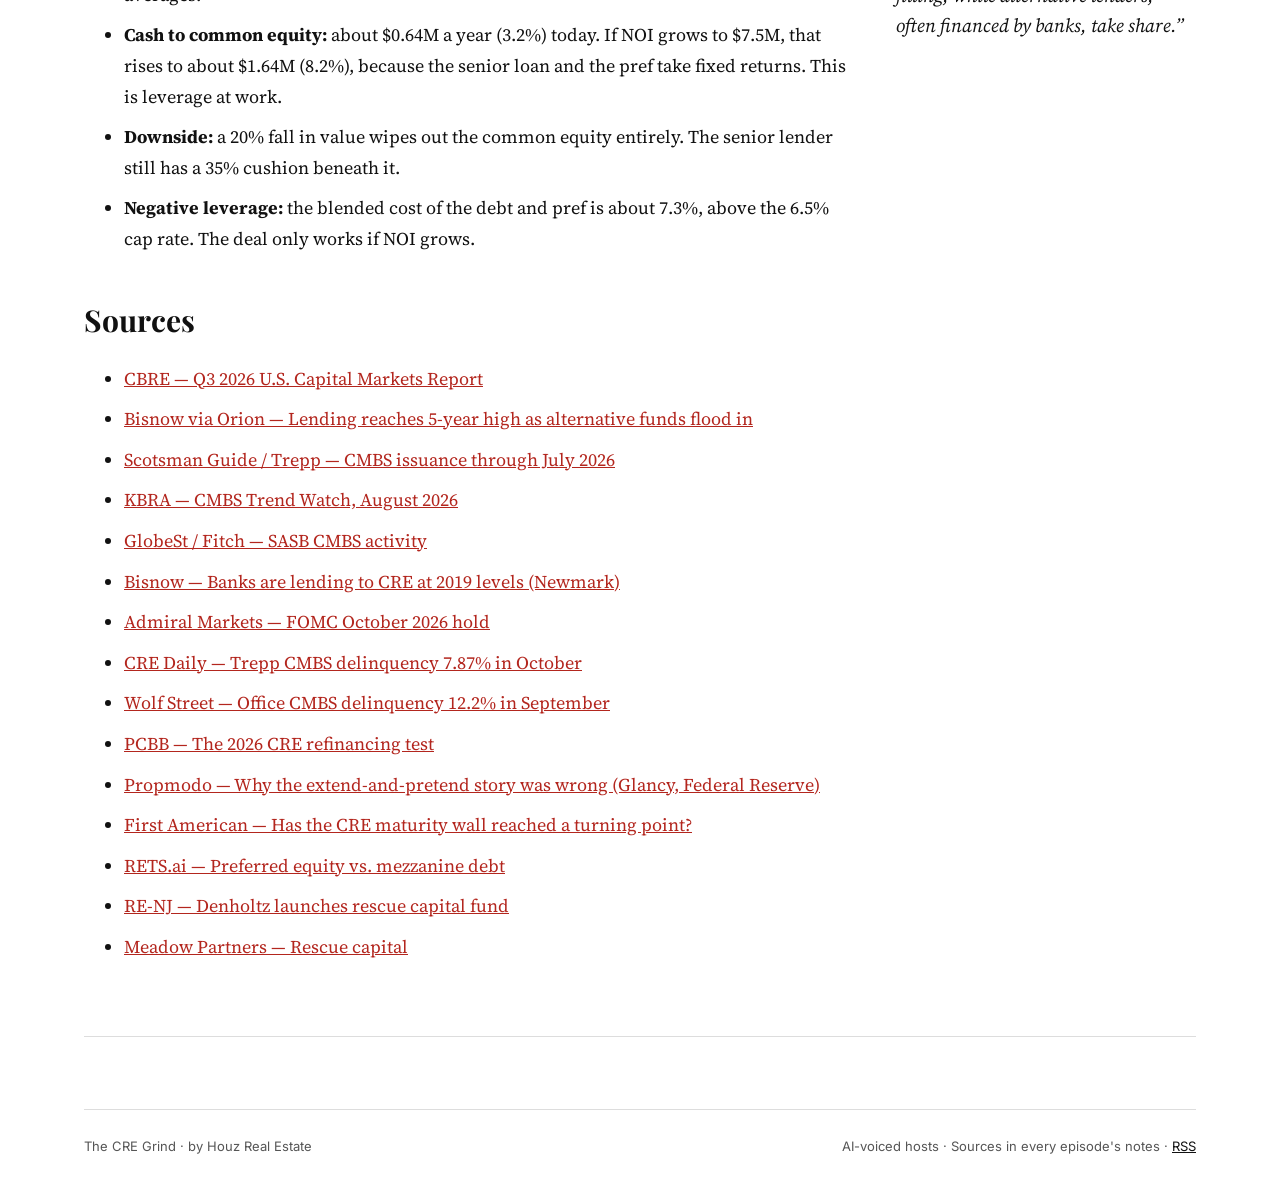
<file: docs/episodes/e01-capital-stack/index.html>
<!doctype html>
<html lang="en">
<head>
<meta charset="utf-8">
<meta name="viewport" content="width=device-width, initial-scale=1">
<title>E01: The Capital Stack: Who&#x27;s Actually Lending in Late 2026 — The CRE Grind</title>
<meta name="description" content="The capital stack, explained layer by layer on one Jersey City deal, plus who is writing the checks in late 2026, what the Fed&#x27;s September hike means for floating-rate borrowers, and why rescue capital is having its moment.">
<link rel="alternate" type="application/rss+xml" title="The CRE Grind" href="../../feed.xml">
<link rel="icon" href="../../assets/cover.png">
<link rel="preconnect" href="https://fonts.googleapis.com"><link rel="stylesheet" href="https://fonts.googleapis.com/css2?family=Playfair+Display:wght@700;900&amp;family=Source+Serif+4:ital,wght@0,400;0,600;1,400&amp;family=Inter:wght@500;600&amp;family=IBM+Plex+Mono:wght@400;500&amp;display=swap">
<link rel="stylesheet" href="../../assets/style.css">
</head>
<body>
<div class="ticker" aria-label="Market snapshot"><div class="ticker-row"><span><span class="lbl">FED FUNDS</span><span class="neutral">3.75–4.00%</span></span><span><span class="lbl">CMBS DQ (OCT)</span><span class="good">7.87% ▼15bp</span></span><span><span class="lbl">OFFICE DQ (SEP)</span><span class="bad">12.2%</span></span><span><span class="lbl">ALT LENDER SHARE Q3</span><span class="neutral">48%</span></span><span><span class="lbl">2026 MATURITIES</span><span class="neutral">$875B</span></span><span class="asof">AS OF NOV 10</span></div></div>
<div class="wrap">
<header class="masthead small">
<a class="name" href="../../index.html">The CRE Grind</a>
<nav class="nav" aria-label="Main"><a href="../../index.html">Home</a><a href="../../episodes/index.html">All episodes</a><a href="../../deal-makers/index.html">Deal Makers</a><a href="../../about/index.html">About</a><a class="sub" href="../../feed.xml">Subscribe · RSS</a></nav>
</header>
<section class="ep-head">
<div class="kicker">Season 1 · Episode 1 · Capital Markets · November 10, 2026 · 35 min</div>
<h1 class="headline">The Capital Stack: Who&#x27;s Actually Lending in Late 2026</h1>
<p class="dek">The capital stack, explained layer by layer on one Jersey City deal, plus who is writing the checks in late 2026, what the Fed&#x27;s September hike means for floating-rate borrowers, and why rescue capital is having its moment.</p>
</section>
<div class="player">
<audio controls preload="metadata" src="https://podcast.houzrealestate.com/audio/cre-grind-e01.mp3" data-slug="e01-capital-stack">Your browser does not support audio. <a href="https://podcast.houzrealestate.com/audio/cre-grind-e01.mp3">Download the MP3</a>.</audio>
<div class="controls"><button type="button" data-skip="-15" aria-label="Back 15 seconds">−15s</button><button type="button" data-skip="30" aria-label="Forward 30 seconds">+30s</button><button type="button" data-speed="1" aria-pressed="false">1×</button><button type="button" data-speed="1.25" aria-pressed="false">1.25×</button><button type="button" data-speed="1.5" aria-pressed="false">1.5×</button><button type="button" data-speed="1.75" aria-pressed="false">1.75×</button><a class="dl" href="https://podcast.houzrealestate.com/audio/cre-grind-e01.mp3" download>Download MP3</a></div>
</div>
<div class="ep-body">
<div class="notes"><h2>Five things to remember</h2>
<ol>
<li><strong>Priority sets risk.</strong> Cash flows down the stack and losses hit from the top: senior debt, then mezz or pref, then common equity.</li>
<li><strong>Loans are sized by three tests</strong>: LTV, DSCR and debt yield. The loan is the smallest amount that passes all three. In Q3 2026 the averages were about 64% LTV, 1.32x DSCR and a 9.5% debt yield (CBRE).</li>
<li><strong>Mezz and pref fill the same gap but work differently.</strong> Mezz is a loan secured by a pledge of the equity, enforced through a fast UCC foreclosure and governed by an intercreditor agreement. Pref is equity with priority, enforced through the operating agreement. Mid-2026 pricing is roughly 11–16% for mezz and 8–15% for pref. The real difference between them is control.</li>
<li><strong>Alternative lenders are taking share.</strong> They were 48% of CBRE's non-agency closings in Q3 2026, up from 37%. Banks were 26%, and often fund the debt funds through repo lines and CRE CLOs. Private-label CMBS was about $90B through August, mostly SASB deals.</li>
<li><strong>The market is in a "resolve or reset" phase.</strong> The Fed hiked to 3.75–4.00% in September and held in October. CMBS delinquency was 7.87% in October and office around 12%. About $875B of loans mature in 2026, and that is drawing in rescue capital.</li>
</ol>
<h2>The worked example</h2>
<p>A sponsor buys a $100M Jersey City apartment building with $6.5M of NOI, a 6.5% cap rate. The stack is a $65M senior loan at 6.25% interest-only, $15M of preferred equity at 12%, and $20M of sponsor equity.</p>
<ul>
<li><strong>Senior loan:</strong> DSCR about 1.6x and debt yield 10%, both comfortably inside today's averages.</li>
<li><strong>Cash to common equity:</strong> about $0.64M a year (3.2%) today. If NOI grows to $7.5M, that rises to about $1.64M (8.2%), because the senior loan and the pref take fixed returns. This is leverage at work.</li>
<li><strong>Downside:</strong> a 20% fall in value wipes out the common equity entirely. The senior lender still has a 35% cushion beneath it.</li>
<li><strong>Negative leverage:</strong> the blended cost of the debt and pref is about 7.3%, above the 6.5% cap rate. The deal only works if NOI grows.</li>
</ul>
<h2>Sources</h2>
<ul>
<li><a href="https://www.cbre.com/insights/figures/q3-2026-us-capital-markets-report">CBRE — Q3 2026 U.S. Capital Markets Report</a></li>
<li><a href="https://www.orionprop.com/topfive/lending-reaches-5-year-high-as-alternative-funds-flood-in/">Bisnow via Orion — Lending reaches 5-year high as alternative funds flood in</a></li>
<li><a href="https://www.scotsmanguide.com/news/cmbs-issuance-passes-76-billion-in-the-first-seven-months-of-2026/">Scotsman Guide / Trepp — CMBS issuance through July 2026</a></li>
<li><a href="https://www.kbra.com/publications/sgHDfMsh">KBRA — CMBS Trend Watch, August 2026</a></li>
<li><a href="https://www.globest.com/amp/2026/05/20/sasb-cmbs-activity-keeps-expanding-as-transactions-triple/">GlobeSt / Fitch — SASB CMBS activity</a></li>
<li><a href="https://www.bisnow.com/news/national/capital-markets/newmark-bank-origination-up-capital-markets-131795">Bisnow — Banks are lending to CRE at 2019 levels (Newmark)</a></li>
<li><a href="https://admiralmarkets.com/analytics/traders-blog/fomc-october-2026-fed-holds-rates">Admiral Markets — FOMC October 2026 hold</a></li>
<li><a href="https://www.credaily.com/?p=224934">CRE Daily — Trepp CMBS delinquency 7.87% in October</a></li>
<li><a href="https://wolfstreet.com/2026/10/05/office-cmbs-delinquency-rate-re-spikes-to-12-2-far-worse-than-financial-crisis-peak-as-end-of-extend-and-pretend-looms/">Wolf Street — Office CMBS delinquency 12.2% in September</a></li>
<li><a href="https://www.pcbb.com/bid/2026-07-27-the-2026-cre-refinancing-test-what-cfis-should-know">PCBB — The 2026 CRE refinancing test</a></li>
<li><a href="https://propmodo.com/why-the-extend-and-pretend-story-was-wrong/">Propmodo — Why the extend-and-pretend story was wrong (Glancy, Federal Reserve)</a></li>
<li><a href="https://blog.firstam.com/cre-insights/has-the-cre-maturity-wall-reached-a-turning-point">First American — Has the CRE maturity wall reached a turning point?</a></li>
<li><a href="https://rets.ai/blog/preferred-equity-vs-mezzanine-debt-gap-capital">RETS.ai — Preferred equity vs. mezzanine debt</a></li>
<li><a href="https://re-nj.com/denholtz-launches-rescue-capital-fund-amid-real-estate-market-uncertainty/">RE-NJ — Denholtz launches rescue capital fund</a></li>
<li><a href="https://www.meadowpartners.com/news/meadow-partners-jeffrey-kaplan-on-rescue-capital-in-real-estate">Meadow Partners — Rescue capital</a></li>
</ul></div>
<aside class="side"><div class="panel"><div class="ptitle">// Worked example · Jersey City multifamily</div><div class="prow"><span>Price</span><span>$100.0M</span></div><div class="prow"><span>NOI / cap rate</span><span>$6.5M / 6.5%</span></div><div class="prow"><span>Senior @ 6.25% IO</span><span>$65.0M</span></div><div class="prow"><span>Pref equity @ 12%</span><span>$15.0M</span></div><div class="prow"><span>Sponsor equity</span><span>$20.0M</span></div><div class="prow"><span>DSCR / debt yield</span><span>1.60x / 10.0%</span></div></div><div class="section-label" style="margin:0">By the numbers</div><div class="stat"><div class="big">48%</div><div class="cap">Alternative lenders&#x27; share of CBRE non-agency closings, Q3 2026</div></div><div class="stat"><div class="big">7.87%</div><div class="cap">Trepp CMBS delinquency rate, October 2026</div></div><div class="stat"><div class="big">$875B</div><div class="cap">Commercial mortgages maturing in 2026 (MBA)</div></div>
<div><div class="section-label" style="margin-bottom:8px">Interview line</div><p class="quote" style="margin:0">“The capital stack is being re-priced from the top down: senior lenders are sizing on debt yield at today&#x27;s rates, leaving gaps that pref and mezz are filling, while alternative lenders, often financed by banks, take share.”</p></div>
</aside>
</div>
<nav class="pager" aria-label="Episodes"><span></span><span></span></nav>
<script src="../../assets/player.js"></script>
<footer><span>The CRE Grind · by Houz Real Estate</span><span>AI-voiced hosts · Sources in every episode's notes · <a href="../../feed.xml">RSS</a></span></footer>
</div>
</body>
</html>
</file>
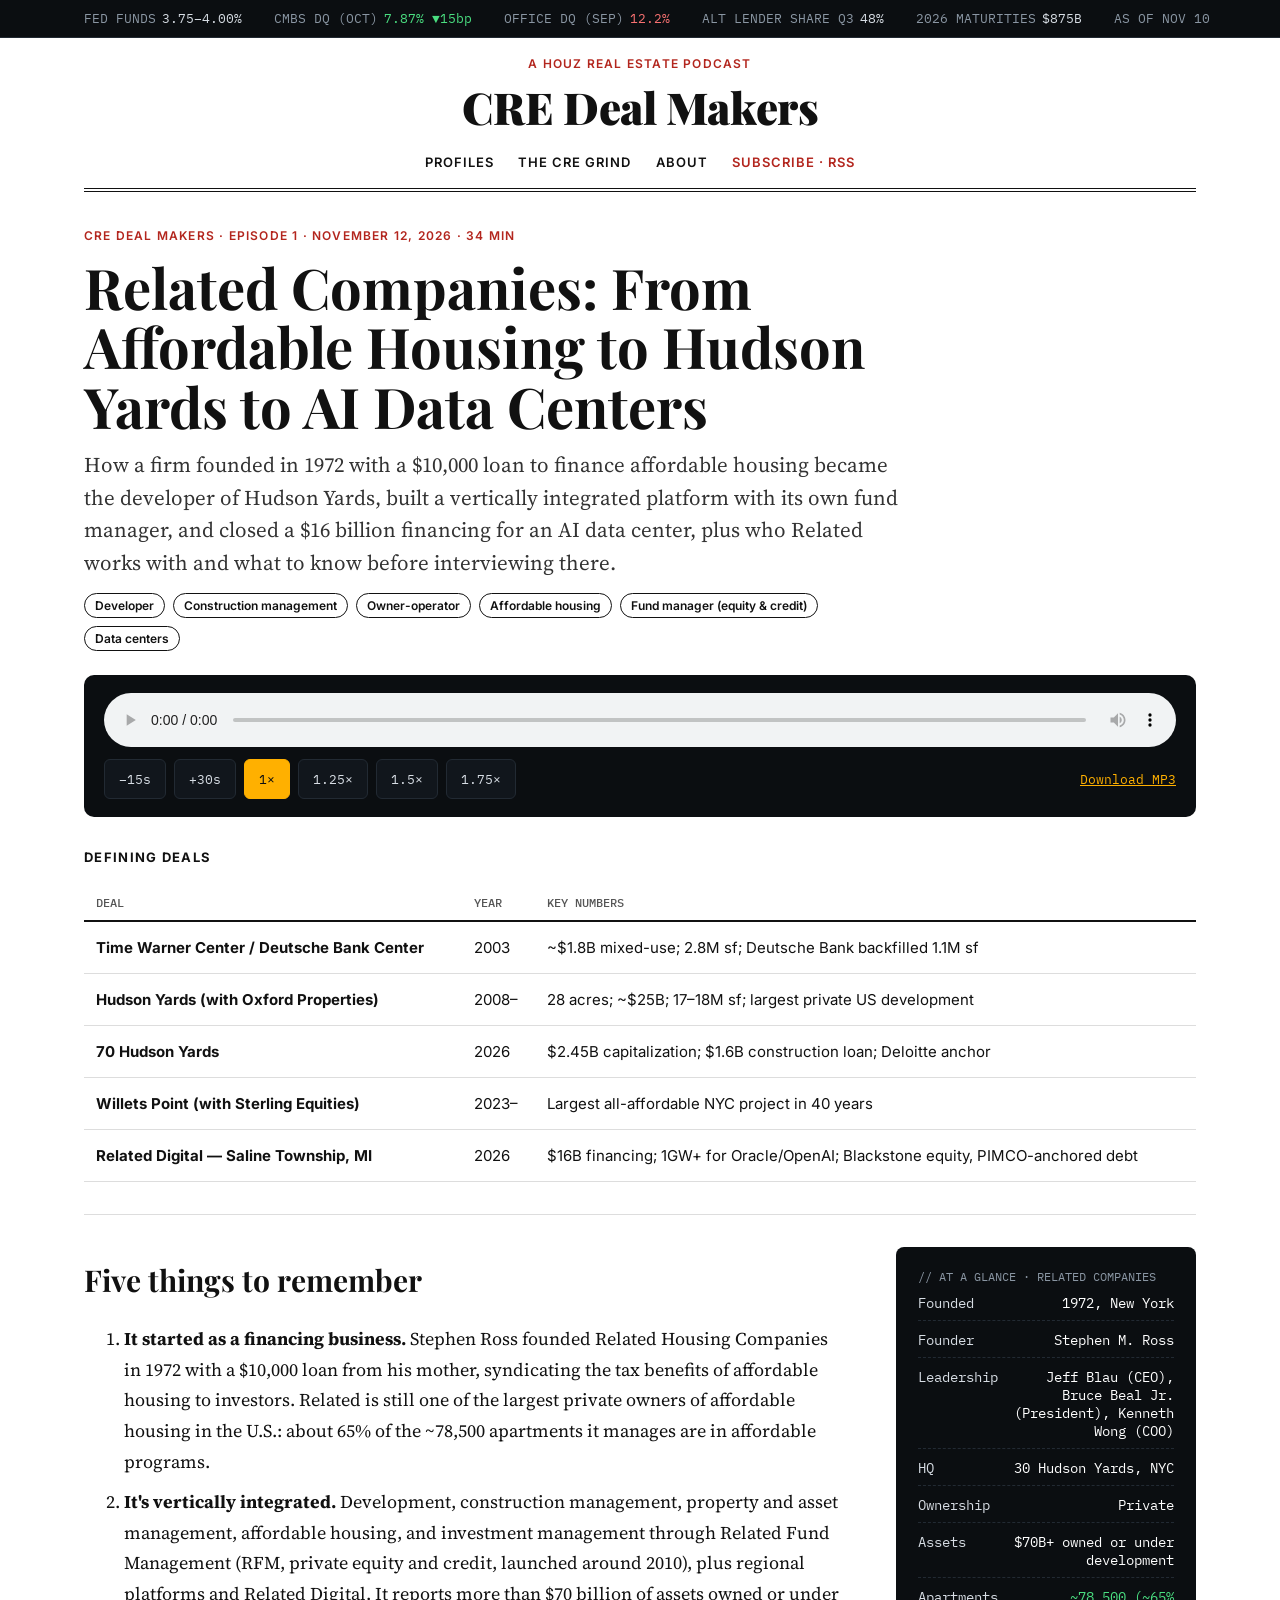
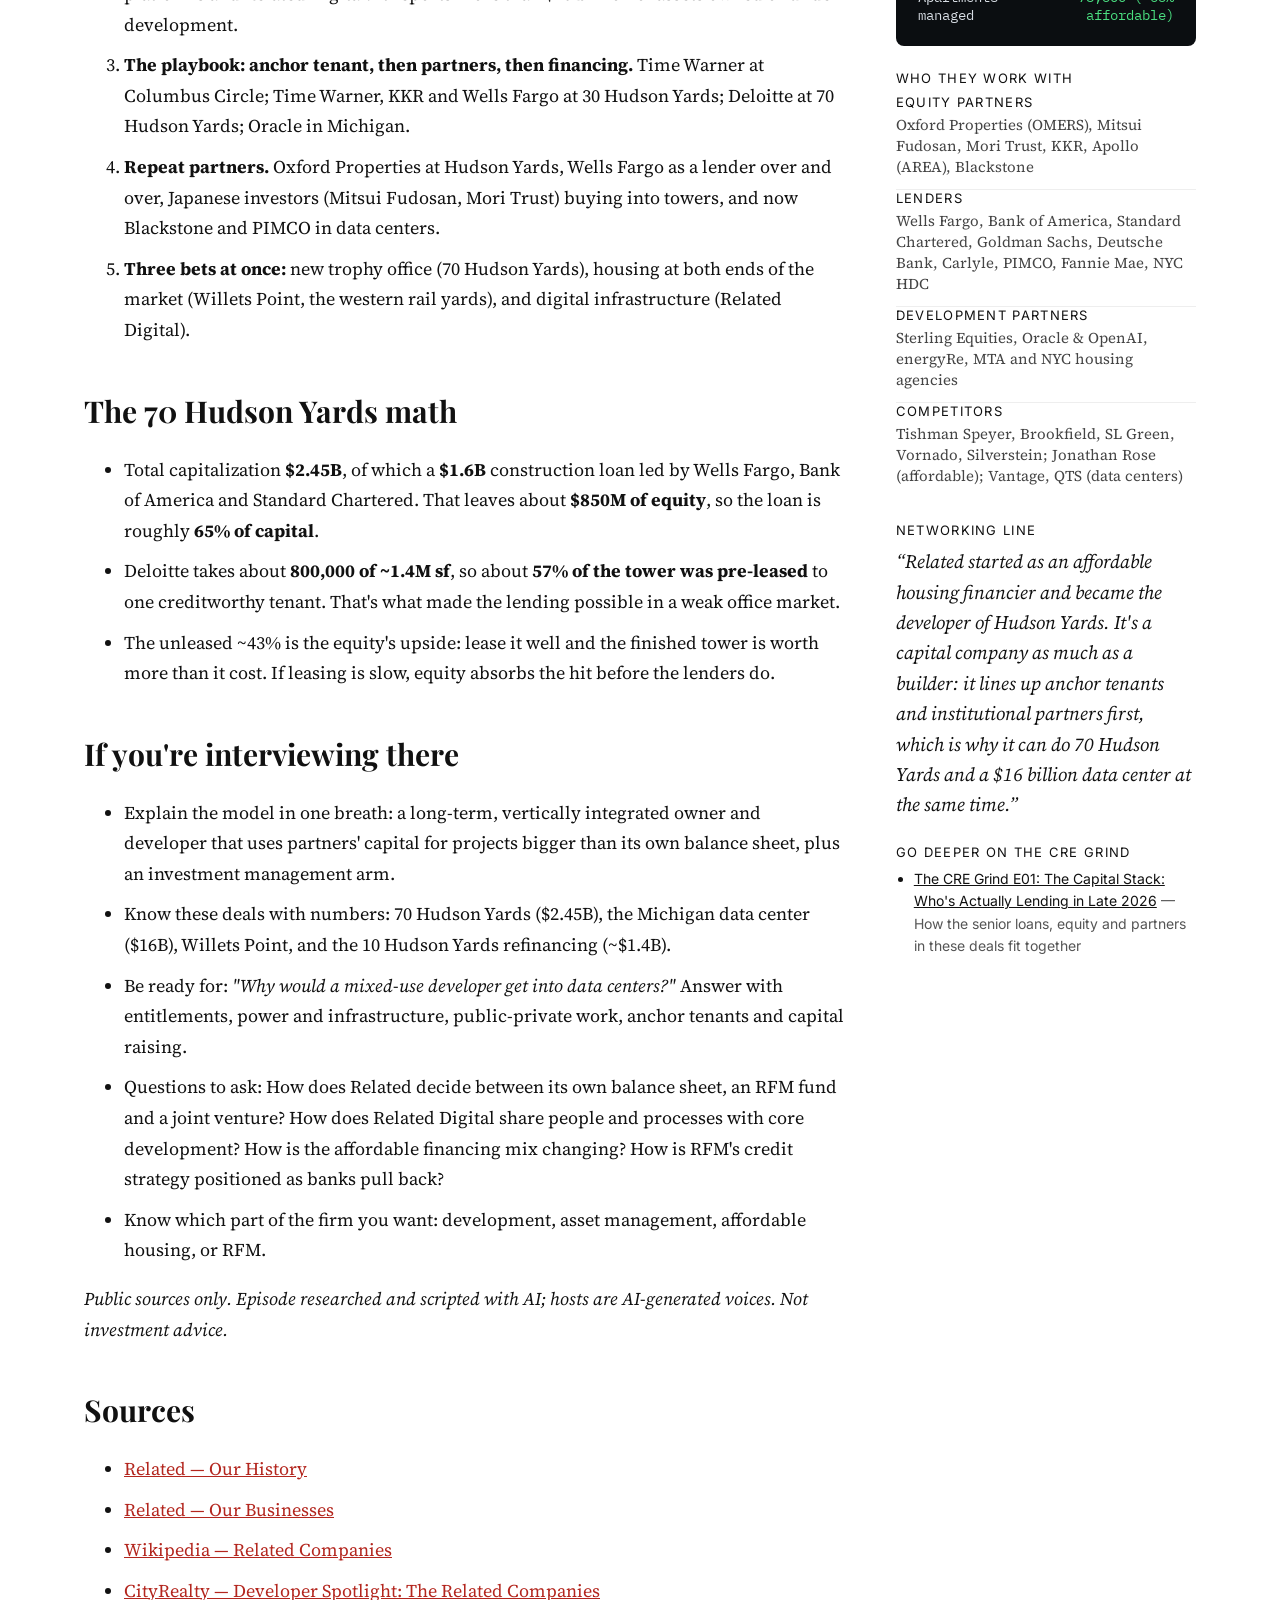
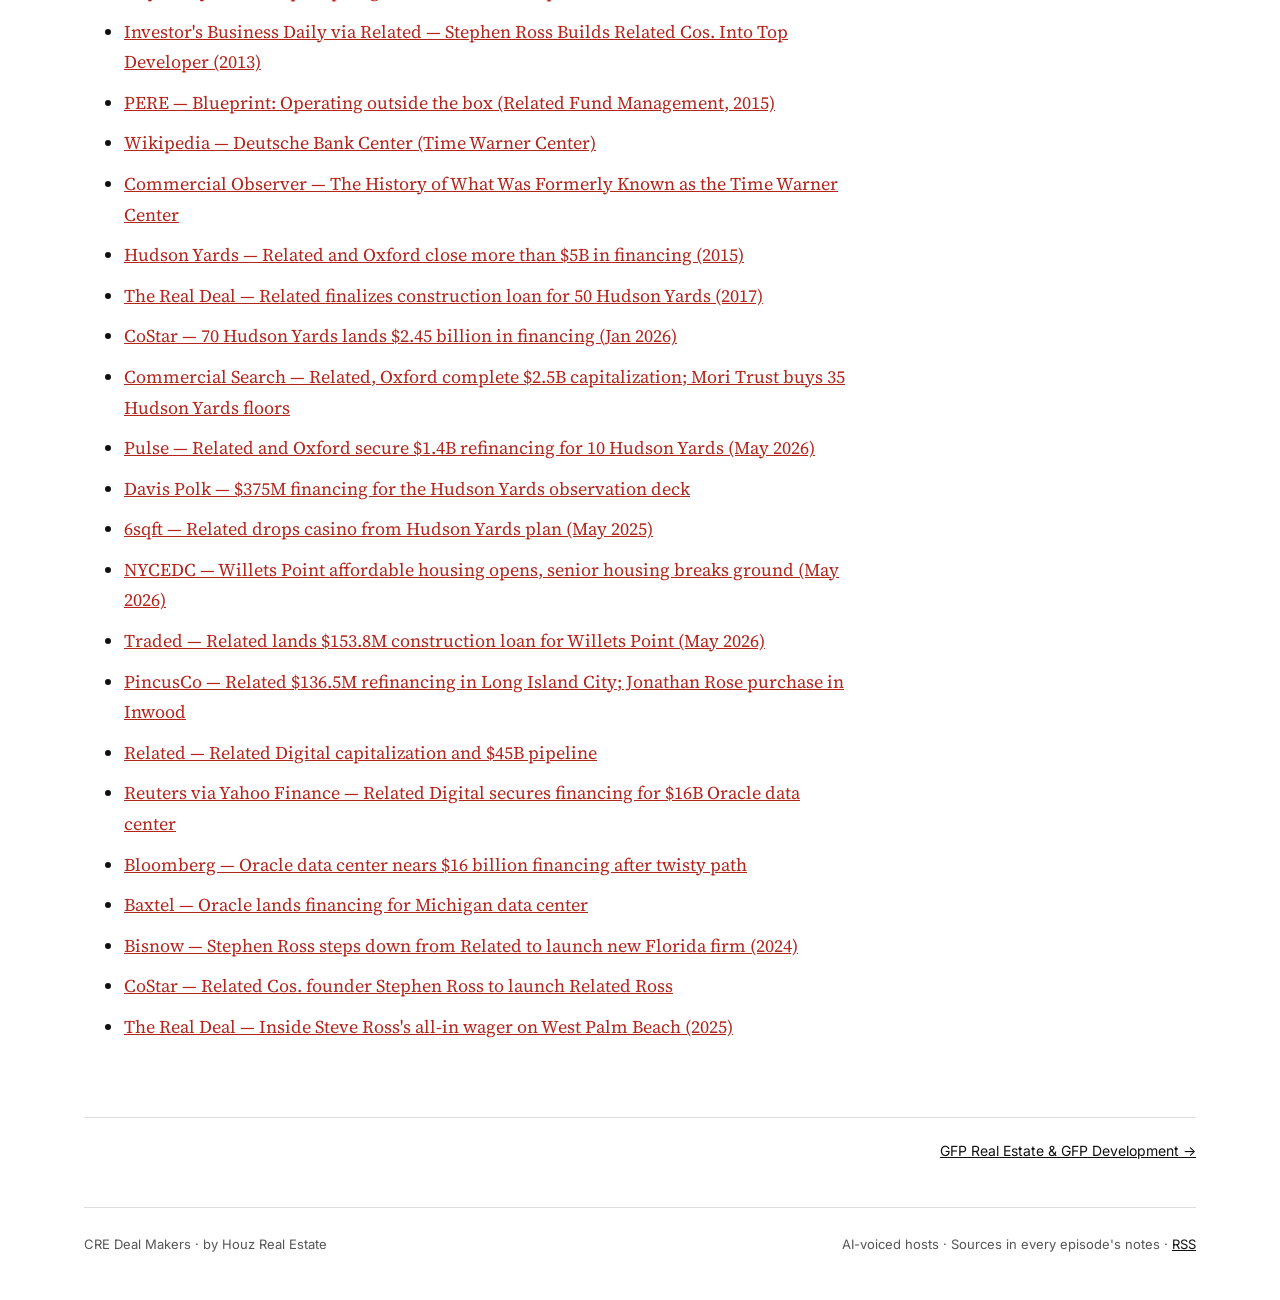
<file: docs/deal-makers/episodes/dm01-related/index.html>
<!doctype html>
<html lang="en">
<head>
<meta charset="utf-8">
<meta name="viewport" content="width=device-width, initial-scale=1">
<title>Related Companies — CRE Deal Makers</title>
<meta name="description" content="How a firm founded in 1972 with a $10,000 loan to finance affordable housing became the developer of Hudson Yards, built a vertically integrated platform with its own fund manager, and closed a $16 billion financing for an AI data center, plus who Related works with and what to know before interviewing there.">
<link rel="alternate" type="application/rss+xml" title="CRE Deal Makers" href="../../../deal-makers/feed.xml">
<link rel="icon" href="../../../assets/cover.png">
<link rel="preconnect" href="https://fonts.googleapis.com"><link rel="stylesheet" href="https://fonts.googleapis.com/css2?family=Playfair+Display:wght@700;900&amp;family=Source+Serif+4:ital,wght@0,400;0,600;1,400&amp;family=Inter:wght@500;600&amp;family=IBM+Plex+Mono:wght@400;500&amp;display=swap">
<link rel="stylesheet" href="../../../assets/style.css">
</head>
<body>
<div class="ticker" aria-label="Market snapshot"><div class="ticker-row"><span><span class="lbl">FED FUNDS</span><span class="neutral">3.75–4.00%</span></span><span><span class="lbl">CMBS DQ (OCT)</span><span class="good">7.87% ▼15bp</span></span><span><span class="lbl">OFFICE DQ (SEP)</span><span class="bad">12.2%</span></span><span><span class="lbl">ALT LENDER SHARE Q3</span><span class="neutral">48%</span></span><span><span class="lbl">2026 MATURITIES</span><span class="neutral">$875B</span></span><span class="asof">AS OF NOV 10</span></div></div>
<div class="wrap">
<header class="masthead small">
<div class="kicker" style="margin-bottom:6px">A Houz Real Estate podcast</div>
<a class="name" href="../../../deal-makers/index.html">CRE Deal Makers</a>
<nav class="nav" aria-label="Deal Makers"><a href="../../../deal-makers/index.html">Profiles</a><a href="../../../index.html">The CRE Grind</a><a href="../../../about/index.html">About</a><a class="sub" href="../../../deal-makers/feed.xml">Subscribe · RSS</a></nav>
</header>
<section class="ep-head">
<div class="kicker">CRE Deal Makers · Episode 1 · November 12, 2026 · 34 min</div>
<h1 class="headline">Related Companies: From Affordable Housing to Hudson Yards to AI Data Centers</h1>
<p class="dek">How a firm founded in 1972 with a $10,000 loan to finance affordable housing became the developer of Hudson Yards, built a vertically integrated platform with its own fund manager, and closed a $16 billion financing for an AI data center, plus who Related works with and what to know before interviewing there.</p>
<div style="display:flex;flex-wrap:wrap;gap:8px"><span style="font-family:var(--sans);font-size:12px;font-weight:600;border:1px solid var(--ink);border-radius:999px;padding:4px 10px">Developer</span><span style="font-family:var(--sans);font-size:12px;font-weight:600;border:1px solid var(--ink);border-radius:999px;padding:4px 10px">Construction management</span><span style="font-family:var(--sans);font-size:12px;font-weight:600;border:1px solid var(--ink);border-radius:999px;padding:4px 10px">Owner-operator</span><span style="font-family:var(--sans);font-size:12px;font-weight:600;border:1px solid var(--ink);border-radius:999px;padding:4px 10px">Affordable housing</span><span style="font-family:var(--sans);font-size:12px;font-weight:600;border:1px solid var(--ink);border-radius:999px;padding:4px 10px">Fund manager (equity &amp; credit)</span><span style="font-family:var(--sans);font-size:12px;font-weight:600;border:1px solid var(--ink);border-radius:999px;padding:4px 10px">Data centers</span></div>
</section>
<div class="player">
<audio controls preload="metadata" src="https://podcast.houzrealestate.com/deal-makers/audio/deal-makers-e01-related.mp3" data-slug="dm-dm01-related">Your browser does not support audio. <a href="https://podcast.houzrealestate.com/deal-makers/audio/deal-makers-e01-related.mp3">Download the MP3</a>.</audio>
<div class="controls"><button type="button" data-skip="-15" aria-label="Back 15 seconds">−15s</button><button type="button" data-skip="30" aria-label="Forward 30 seconds">+30s</button><button type="button" data-speed="1" aria-pressed="false">1×</button><button type="button" data-speed="1.25" aria-pressed="false">1.25×</button><button type="button" data-speed="1.5" aria-pressed="false">1.5×</button><button type="button" data-speed="1.75" aria-pressed="false">1.75×</button><a class="dl" href="https://podcast.houzrealestate.com/deal-makers/audio/deal-makers-e01-related.mp3" download>Download MP3</a></div>
</div>
<section class="archive" style="border-bottom:none"><h2 class="section-label">Defining deals</h2><div class="table-scroll"><table class="ep-table"><thead><tr><th>DEAL</th><th>YEAR</th><th>KEY NUMBERS</th></tr></thead><tbody><tr><td><strong>Time Warner Center / Deutsche Bank Center</strong></td><td>2003</td><td>~$1.8B mixed-use; 2.8M sf; Deutsche Bank backfilled 1.1M sf</td></tr><tr><td><strong>Hudson Yards (with Oxford Properties)</strong></td><td>2008–</td><td>28 acres; ~$25B; 17–18M sf; largest private US development</td></tr><tr><td><strong>70 Hudson Yards</strong></td><td>2026</td><td>$2.45B capitalization; $1.6B construction loan; Deloitte anchor</td></tr><tr><td><strong>Willets Point (with Sterling Equities)</strong></td><td>2023–</td><td>Largest all-affordable NYC project in 40 years</td></tr><tr><td><strong>Related Digital — Saline Township, MI</strong></td><td>2026</td><td>$16B financing; 1GW+ for Oracle/OpenAI; Blackstone equity, PIMCO-anchored debt</td></tr></tbody></table></div></section>
<div class="ep-body" style="margin-top:0">
<div class="notes"><h2>Five things to remember</h2>
<ol>
<li><strong>It started as a financing business.</strong> Stephen Ross founded Related Housing Companies in 1972 with a $10,000 loan from his mother, syndicating the tax benefits of affordable housing to investors. Related is still one of the largest private owners of affordable housing in the U.S.: about 65% of the ~78,500 apartments it manages are in affordable programs.</li>
<li><strong>It's vertically integrated.</strong> Development, construction management, property and asset management, affordable housing, and investment management through Related Fund Management (RFM, private equity and credit, launched around 2010), plus regional platforms and Related Digital. It reports more than $70 billion of assets owned or under development.</li>
<li><strong>The playbook: anchor tenant, then partners, then financing.</strong> Time Warner at Columbus Circle; Time Warner, KKR and Wells Fargo at 30 Hudson Yards; Deloitte at 70 Hudson Yards; Oracle in Michigan.</li>
<li><strong>Repeat partners.</strong> Oxford Properties at Hudson Yards, Wells Fargo as a lender over and over, Japanese investors (Mitsui Fudosan, Mori Trust) buying into towers, and now Blackstone and PIMCO in data centers.</li>
<li><strong>Three bets at once:</strong> new trophy office (70 Hudson Yards), housing at both ends of the market (Willets Point, the western rail yards), and digital infrastructure (Related Digital).</li>
</ol>
<h2>The 70 Hudson Yards math</h2>
<ul>
<li>Total capitalization <strong>$2.45B</strong>, of which a <strong>$1.6B</strong> construction loan led by Wells Fargo, Bank of America and Standard Chartered. That leaves about <strong>$850M of equity</strong>, so the loan is roughly <strong>65% of capital</strong>.</li>
<li>Deloitte takes about <strong>800,000 of ~1.4M sf</strong>, so about <strong>57% of the tower was pre-leased</strong> to one creditworthy tenant. That's what made the lending possible in a weak office market.</li>
<li>The unleased ~43% is the equity's upside: lease it well and the finished tower is worth more than it cost. If leasing is slow, equity absorbs the hit before the lenders do.</li>
</ul>
<h2>If you're interviewing there</h2>
<ul>
<li>Explain the model in one breath: a long-term, vertically integrated owner and developer that uses partners' capital for projects bigger than its own balance sheet, plus an investment management arm.</li>
<li>Know these deals with numbers: 70 Hudson Yards ($2.45B), the Michigan data center ($16B), Willets Point, and the 10 Hudson Yards refinancing (~$1.4B).</li>
<li>Be ready for: <em>"Why would a mixed-use developer get into data centers?"</em> Answer with entitlements, power and infrastructure, public-private work, anchor tenants and capital raising.</li>
<li>Questions to ask: How does Related decide between its own balance sheet, an RFM fund and a joint venture? How does Related Digital share people and processes with core development? How is the affordable financing mix changing? How is RFM's credit strategy positioned as banks pull back?</li>
<li>Know which part of the firm you want: development, asset management, affordable housing, or RFM.</li>
</ul>
<p><em>Public sources only. Episode researched and scripted with AI; hosts are AI-generated voices. Not investment advice.</em></p>
<h2>Sources</h2>
<ul>
<li><a href="https://www.related.com/our-company/history">Related — Our History</a></li>
<li><a href="https://www.related.com/our-company/businesses">Related — Our Businesses</a></li>
<li><a href="https://en.wikipedia.org/wiki/Related_Companies">Wikipedia — Related Companies</a></li>
<li><a href="https://www.cityrealty.com/nyc/market-insight/features/people-shaping-ny/developer-spotlight-the-related-companies/4582">CityRealty — Developer Spotlight: The Related Companies</a></li>
<li><a href="https://www.relatedbeal.com/news-articles/2013/06/14/stephen-ross-builds-related-top-developer/6142013_IBD_Leaders_and_Success_SMR.pdf">Investor's Business Daily via Related — Stephen Ross Builds Related Cos. Into Top Developer (2013)</a></li>
<li><a href="https://www.perenews.com/print-editions/2015-04/blueprint-operating-outside-the-box/">PERE — Blueprint: Operating outside the box (Related Fund Management, 2015)</a></li>
<li><a href="https://wikipedia.com/wiki/Time_Warner_Center">Wikipedia — Deutsche Bank Center (Time Warner Center)</a></li>
<li><a href="https://commercialobserver.com/2019/01/the-history-of-what-as-heretofore-known-as-the-time-warner-center">Commercial Observer — The History of What Was Formerly Known as the Time Warner Center</a></li>
<li><a href="https://www.hudsonyardsnewyork.com/press-media/press-releases/related-companies-and-oxford-properties-group-close-more-5-billion">Hudson Yards — Related and Oxford close more than $5B in financing (2015)</a></li>
<li><a href="https://therealdeal.com/new-york/2017/09/05/related-just-finalized-a-massive-construction-loan-for-50-hudson-yards/">The Real Deal — Related finalizes construction loan for 50 Hudson Yards (2017)</a></li>
<li><a href="https://www.costar.com/article/895504691/relateds-tower-at-biggest-us-private-development-lands-2-45-billion-in-financing">CoStar — 70 Hudson Yards lands $2.45 billion in financing (Jan 2026)</a></li>
<li><a href="https://www.commercialsearch.com/news/related-cos-oxford-properties-complete-2-5b-capitalization-of-hudson-yards-tower/">Commercial Search — Related, Oxford complete $2.5B capitalization; Mori Trust buys 35 Hudson Yards floors</a></li>
<li><a href="https://www.pulse.bot/real-estate/news/related-oxford-score-14b-refi-for-10-hudson-yards-5be676c3-9fb6-4133-810f-103ab21b5af2/">Pulse — Related and Oxford secure $1.4B refinancing for 10 Hudson Yards (May 2026)</a></li>
<li><a href="https://www.davispolk.com/experience/375-million-financing-related-and-oxford-s-hudson-yards-observation-deck">Davis Polk — $375M financing for the Hudson Yards observation deck</a></li>
<li><a href="https://www.6sqft.com/related-drops-casino-from-hudson-yards-plan-but-keeps-proposal-for-4000-new-homes/?p=213424">6sqft — Related drops casino from Hudson Yards plan (May 2025)</a></li>
<li><a href="https://edc.nyc/press-release/nycedc-celebrates-milestones-affordable-senior-housing-willets-point">NYCEDC — Willets Point affordable housing opens, senior housing breaks ground (May 2026)</a></li>
<li><a href="https://traded.co/blog/related-lands-153-8m-construction-loan-for-221-unit-willets-point-project/">Traded — Related lands $153.8M construction loan for Willets Point (May 2026)</a></li>
<li><a href="https://www.pincusco.com/company/related-companies">PincusCo — Related $136.5M refinancing in Long Island City; Jonathan Rose purchase in Inwood</a></li>
<li><a href="https://www.related.com/node/24991">Related — Related Digital capitalization and $45B pipeline</a></li>
<li><a href="https://finance.yahoo.com/sectors/technology/articles/related-digital-secures-financing-16-234046270.html">Reuters via Yahoo Finance — Related Digital secures financing for $16B Oracle data center</a></li>
<li><a href="https://www.bloomberg.com/news/articles/2026-04-01/oracle-data-center-nears-16-billion-financing-after-twisty-path">Bloomberg — Oracle data center nears $16 billion financing after twisty path</a></li>
<li><a href="https://baxtel.com/news/oracle-lands-financing-for-michigan-data-center-project">Baxtel — Oracle lands financing for Michigan data center</a></li>
<li><a href="https://www.bisnow.com/news/south-florida/commercial-real-estate/stephen-ross-steps-down-at-related-cos-launches-florida-focused-firm-125052">Bisnow — Stephen Ross steps down from Related to launch new Florida firm (2024)</a></li>
<li><a href="https://www.costar.com/article/1691801135/related-cos-founder-stephen-ross-to-exit-company-launch-firm-in-florida">CoStar — Related Cos. founder Stephen Ross to launch Related Ross</a></li>
<li><a href="https://therealdeal.com/magazine/january-2025/inside-steve-ross-all-in-wager-on-west-palm-beach">The Real Deal — Inside Steve Ross's all-in wager on West Palm Beach (2025)</a></li>
</ul></div>
<aside class="side"><div class="panel"><div class="ptitle">// At a glance · Related Companies</div><div class="prow"><span>Founded</span><span style="text-align:right">1972, New York</span></div><div class="prow"><span>Founder</span><span style="text-align:right">Stephen M. Ross</span></div><div class="prow"><span>Leadership</span><span style="text-align:right">Jeff Blau (CEO), Bruce Beal Jr. (President), Kenneth Wong (COO)</span></div><div class="prow"><span>HQ</span><span style="text-align:right">30 Hudson Yards, NYC</span></div><div class="prow"><span>Ownership</span><span style="text-align:right">Private</span></div><div class="prow"><span>Assets</span><span style="text-align:right">$70B+ owned or under development</span></div><div class="prow"><span>Apartments managed</span><span style="text-align:right">~78,500 (~65% affordable)</span></div></div>
<div><div class="section-label" style="margin-bottom:8px">Who they work with</div><div class="stat"><div class="section-label" style="margin:0 0 4px">Equity partners</div><div class="cap">Oxford Properties (OMERS), Mitsui Fudosan, Mori Trust, KKR, Apollo (AREA), Blackstone</div></div><div class="stat"><div class="section-label" style="margin:0 0 4px">Lenders</div><div class="cap">Wells Fargo, Bank of America, Standard Chartered, Goldman Sachs, Deutsche Bank, Carlyle, PIMCO, Fannie Mae, NYC HDC</div></div><div class="stat"><div class="section-label" style="margin:0 0 4px">Development partners</div><div class="cap">Sterling Equities, Oracle &amp; OpenAI, energyRe, MTA and NYC housing agencies</div></div><div class="stat"><div class="section-label" style="margin:0 0 4px">Competitors</div><div class="cap">Tishman Speyer, Brookfield, SL Green, Vornado, Silverstein; Jonathan Rose (affordable); Vantage, QTS (data centers)</div></div></div>
<div><div class="section-label" style="margin-bottom:8px">Networking line</div><p class="quote" style="margin:0">“Related started as an affordable housing financier and became the developer of Hudson Yards. It&#x27;s a capital company as much as a builder: it lines up anchor tenants and institutional partners first, which is why it can do 70 Hudson Yards and a $16 billion data center at the same time.”</p></div>
<div><div class="section-label" style="margin-bottom:8px">Go deeper on The CRE Grind</div><ul style="margin:0;padding-left:18px;font-family:var(--sans);font-size:14px;line-height:1.6"><li><a href="../../../episodes/e01-capital-stack/index.html">The CRE Grind E01: The Capital Stack: Who&#x27;s Actually Lending in Late 2026</a> <span style="color:var(--muted)">— How the senior loans, equity and partners in these deals fit together</span></li></ul></div>
</aside>
</div>
<nav class="pager" aria-label="Profiles"><span></span><a href="../dm02-gfp/index.html">GFP Real Estate &amp; GFP Development →</a></nav>
<script src="../../../assets/player.js"></script>
<footer><span>CRE Deal Makers · by Houz Real Estate</span><span>AI-voiced hosts · Sources in every episode's notes · <a href="../../../deal-makers/feed.xml">RSS</a></span></footer>
</div>
</body>
</html>
</file>
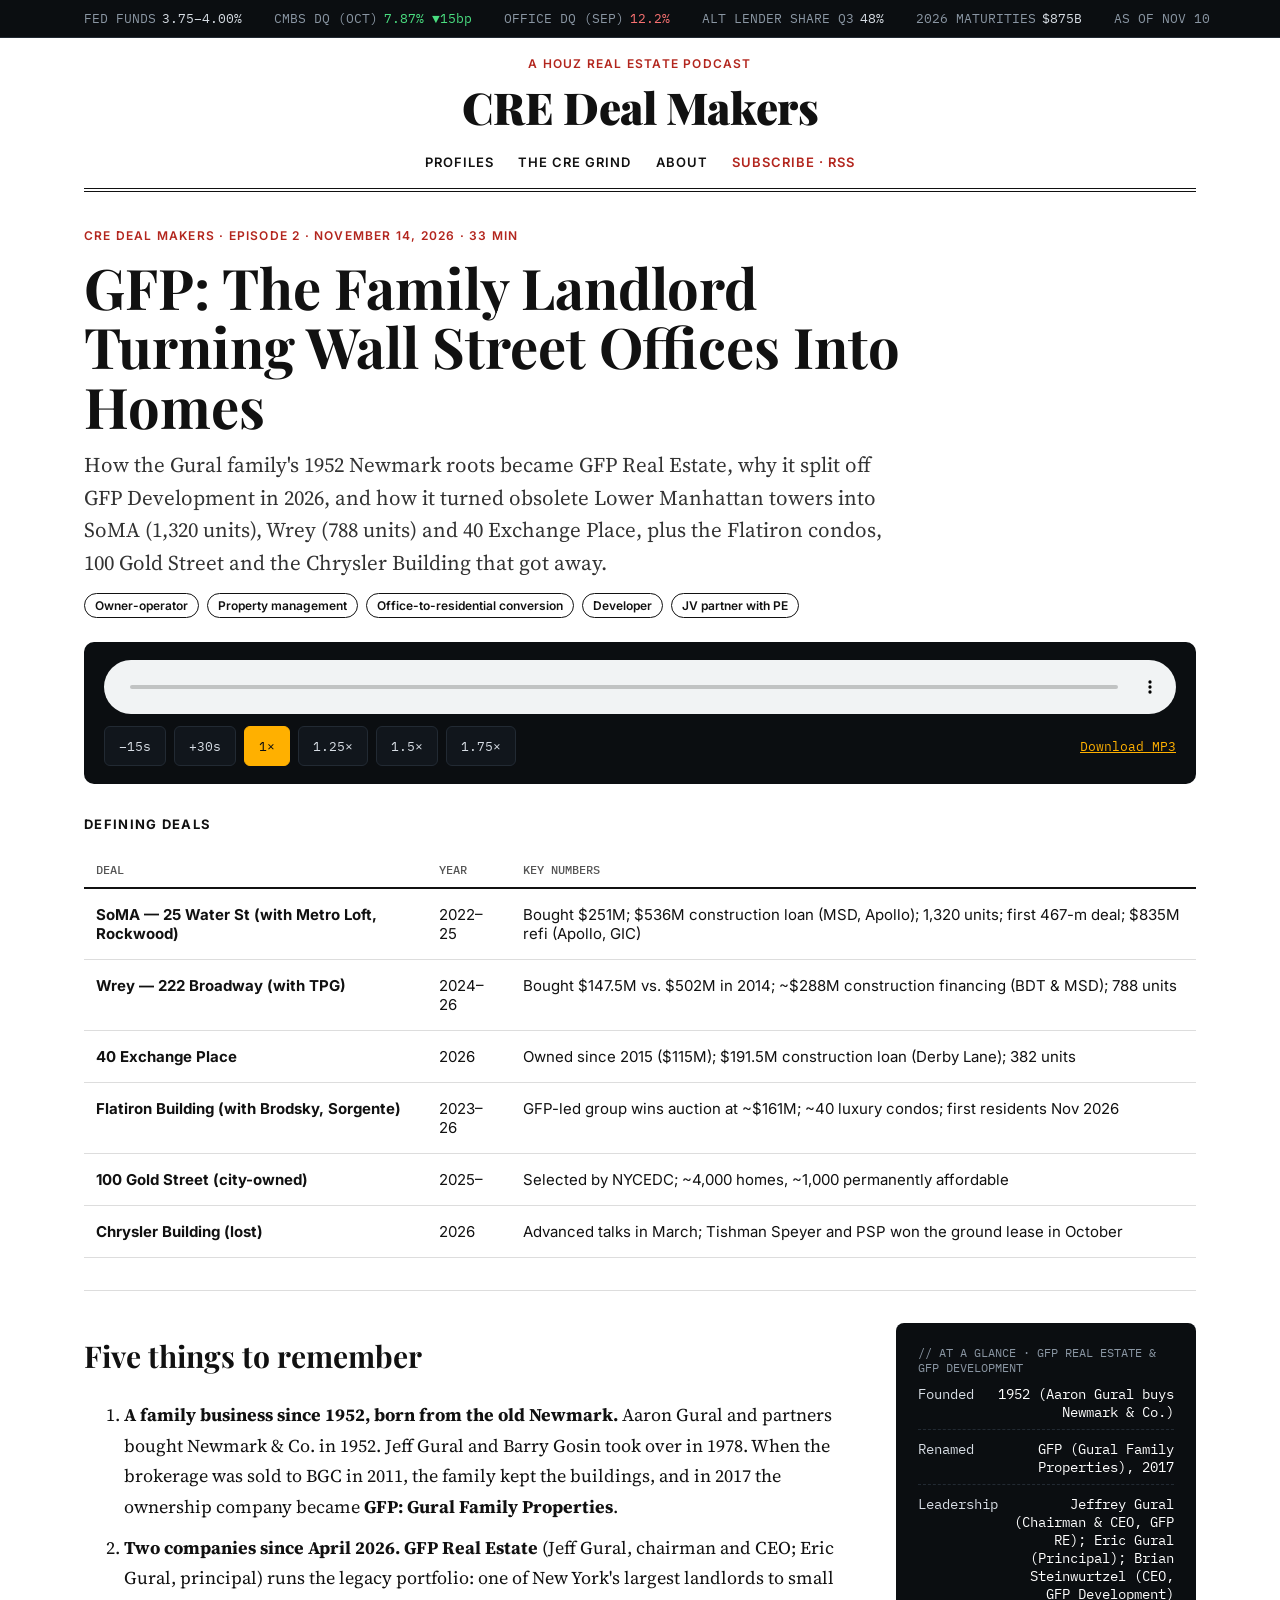
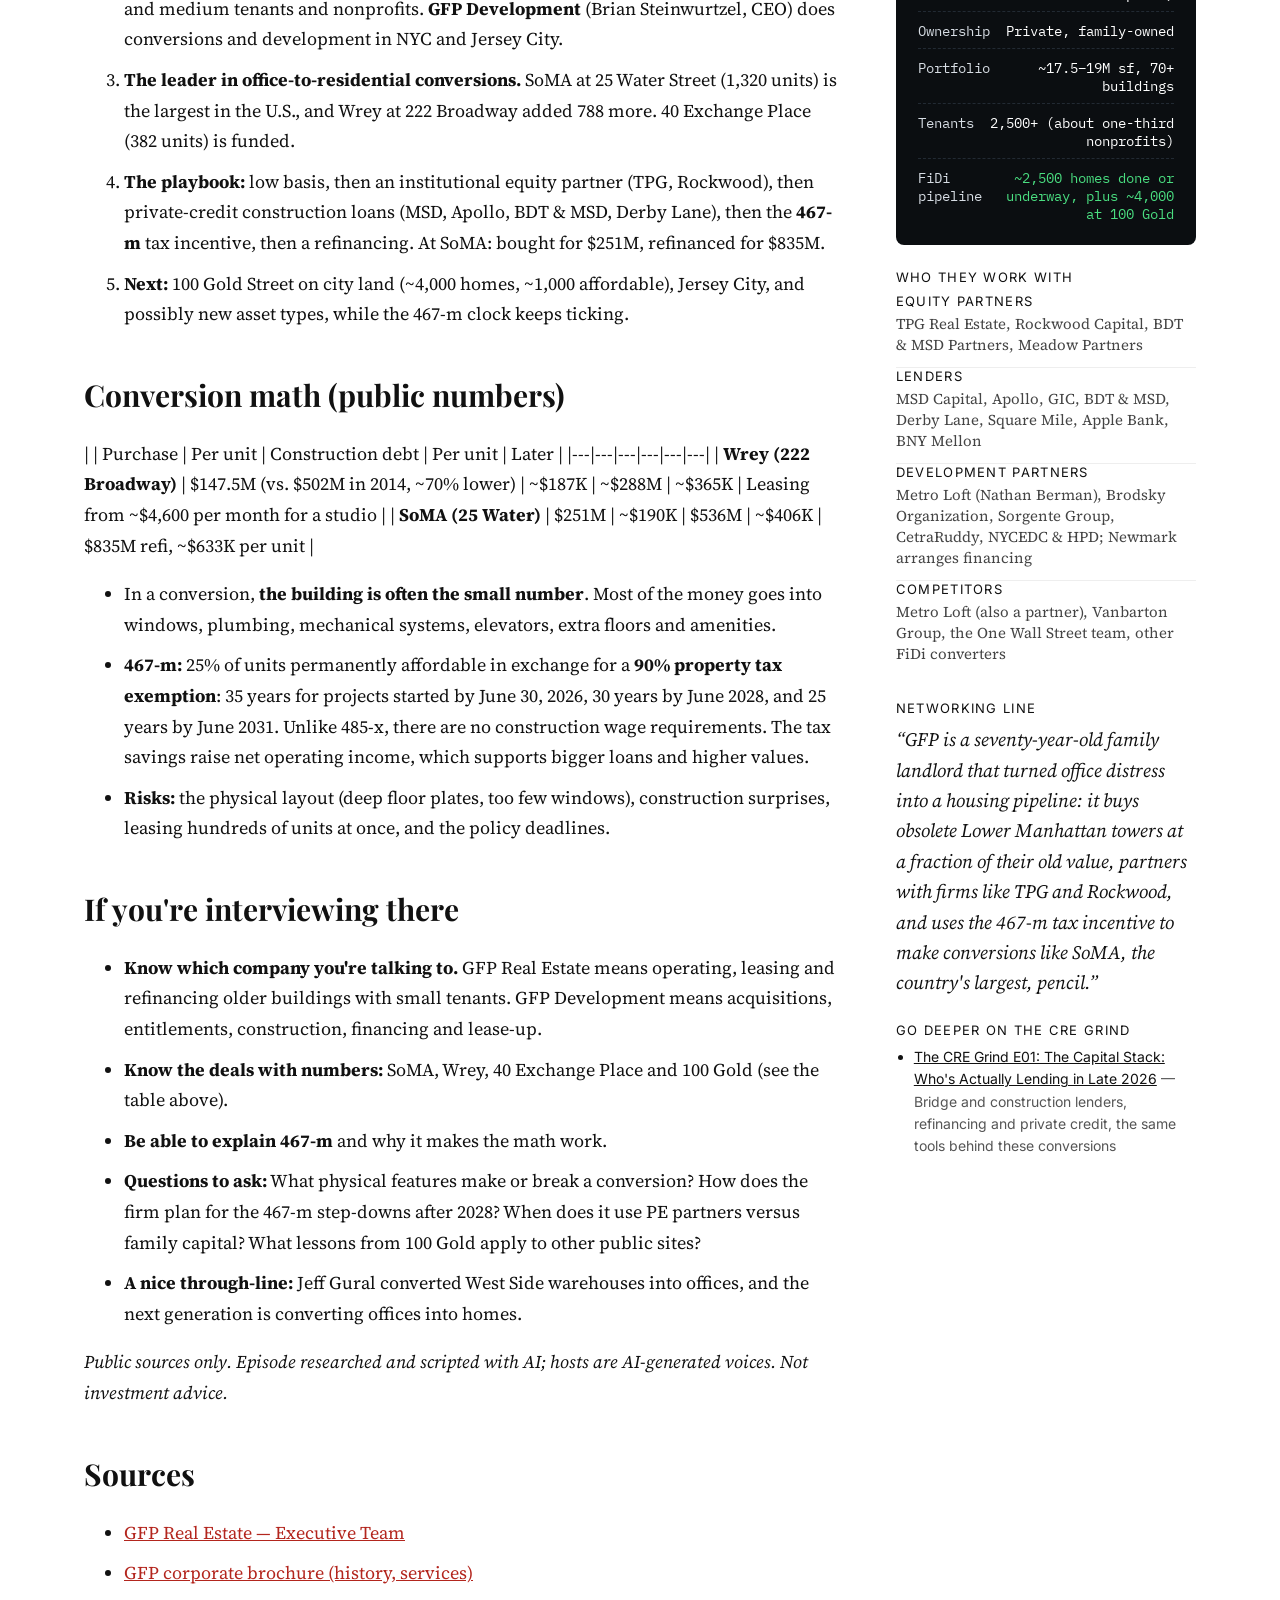
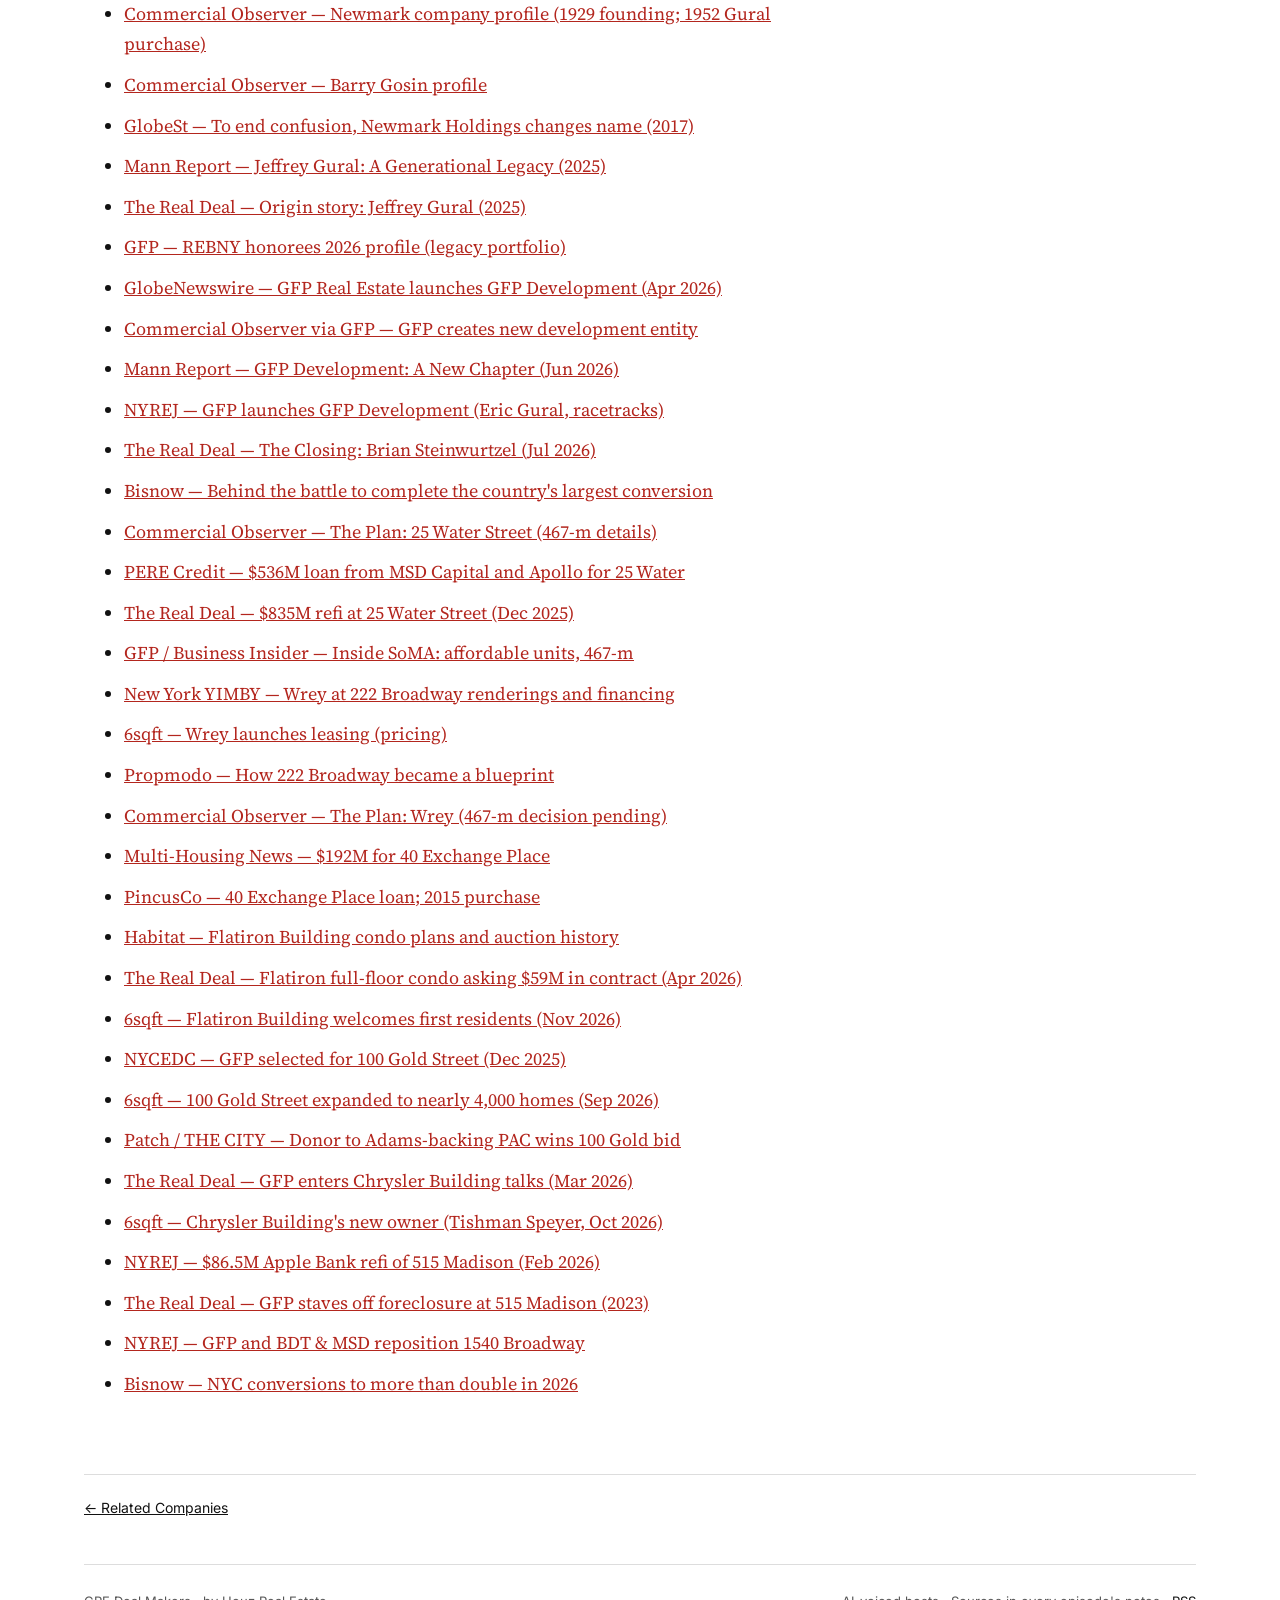
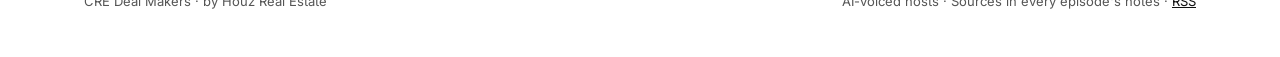
<file: docs/deal-makers/episodes/dm02-gfp/index.html>
<!doctype html>
<html lang="en">
<head>
<meta charset="utf-8">
<meta name="viewport" content="width=device-width, initial-scale=1">
<title>GFP Real Estate &amp; GFP Development — CRE Deal Makers</title>
<meta name="description" content="How the Gural family&#x27;s 1952 Newmark roots became GFP Real Estate, why it split off GFP Development in 2026, and how it turned obsolete Lower Manhattan towers into SoMA (1,320 units), Wrey (788 units) and 40 Exchange Place, plus the Flatiron condos, 100 Gold Street and the Chrysler Building that got away.">
<link rel="alternate" type="application/rss+xml" title="CRE Deal Makers" href="../../../deal-makers/feed.xml">
<link rel="icon" href="../../../assets/cover.png">
<link rel="preconnect" href="https://fonts.googleapis.com"><link rel="stylesheet" href="https://fonts.googleapis.com/css2?family=Playfair+Display:wght@700;900&amp;family=Source+Serif+4:ital,wght@0,400;0,600;1,400&amp;family=Inter:wght@500;600&amp;family=IBM+Plex+Mono:wght@400;500&amp;display=swap">
<link rel="stylesheet" href="../../../assets/style.css">
</head>
<body>
<div class="ticker" aria-label="Market snapshot"><div class="ticker-row"><span><span class="lbl">FED FUNDS</span><span class="neutral">3.75–4.00%</span></span><span><span class="lbl">CMBS DQ (OCT)</span><span class="good">7.87% ▼15bp</span></span><span><span class="lbl">OFFICE DQ (SEP)</span><span class="bad">12.2%</span></span><span><span class="lbl">ALT LENDER SHARE Q3</span><span class="neutral">48%</span></span><span><span class="lbl">2026 MATURITIES</span><span class="neutral">$875B</span></span><span class="asof">AS OF NOV 10</span></div></div>
<div class="wrap">
<header class="masthead small">
<div class="kicker" style="margin-bottom:6px">A Houz Real Estate podcast</div>
<a class="name" href="../../../deal-makers/index.html">CRE Deal Makers</a>
<nav class="nav" aria-label="Deal Makers"><a href="../../../deal-makers/index.html">Profiles</a><a href="../../../index.html">The CRE Grind</a><a href="../../../about/index.html">About</a><a class="sub" href="../../../deal-makers/feed.xml">Subscribe · RSS</a></nav>
</header>
<section class="ep-head">
<div class="kicker">CRE Deal Makers · Episode 2 · November 14, 2026 · 33 min</div>
<h1 class="headline">GFP: The Family Landlord Turning Wall Street Offices Into Homes</h1>
<p class="dek">How the Gural family&#x27;s 1952 Newmark roots became GFP Real Estate, why it split off GFP Development in 2026, and how it turned obsolete Lower Manhattan towers into SoMA (1,320 units), Wrey (788 units) and 40 Exchange Place, plus the Flatiron condos, 100 Gold Street and the Chrysler Building that got away.</p>
<div style="display:flex;flex-wrap:wrap;gap:8px"><span style="font-family:var(--sans);font-size:12px;font-weight:600;border:1px solid var(--ink);border-radius:999px;padding:4px 10px">Owner-operator</span><span style="font-family:var(--sans);font-size:12px;font-weight:600;border:1px solid var(--ink);border-radius:999px;padding:4px 10px">Property management</span><span style="font-family:var(--sans);font-size:12px;font-weight:600;border:1px solid var(--ink);border-radius:999px;padding:4px 10px">Office-to-residential conversion</span><span style="font-family:var(--sans);font-size:12px;font-weight:600;border:1px solid var(--ink);border-radius:999px;padding:4px 10px">Developer</span><span style="font-family:var(--sans);font-size:12px;font-weight:600;border:1px solid var(--ink);border-radius:999px;padding:4px 10px">JV partner with PE</span></div>
</section>
<div class="player">
<audio controls preload="metadata" src="https://podcast.houzrealestate.com/deal-makers/audio/deal-makers-e02-gfp.mp3" data-slug="dm-dm02-gfp">Your browser does not support audio. <a href="https://podcast.houzrealestate.com/deal-makers/audio/deal-makers-e02-gfp.mp3">Download the MP3</a>.</audio>
<div class="controls"><button type="button" data-skip="-15" aria-label="Back 15 seconds">−15s</button><button type="button" data-skip="30" aria-label="Forward 30 seconds">+30s</button><button type="button" data-speed="1" aria-pressed="false">1×</button><button type="button" data-speed="1.25" aria-pressed="false">1.25×</button><button type="button" data-speed="1.5" aria-pressed="false">1.5×</button><button type="button" data-speed="1.75" aria-pressed="false">1.75×</button><a class="dl" href="https://podcast.houzrealestate.com/deal-makers/audio/deal-makers-e02-gfp.mp3" download>Download MP3</a></div>
</div>
<section class="archive" style="border-bottom:none"><h2 class="section-label">Defining deals</h2><div class="table-scroll"><table class="ep-table"><thead><tr><th>DEAL</th><th>YEAR</th><th>KEY NUMBERS</th></tr></thead><tbody><tr><td><strong>SoMA — 25 Water St (with Metro Loft, Rockwood)</strong></td><td>2022–25</td><td>Bought $251M; $536M construction loan (MSD, Apollo); 1,320 units; first 467-m deal; $835M refi (Apollo, GIC)</td></tr><tr><td><strong>Wrey — 222 Broadway (with TPG)</strong></td><td>2024–26</td><td>Bought $147.5M vs. $502M in 2014; ~$288M construction financing (BDT &amp; MSD); 788 units</td></tr><tr><td><strong>40 Exchange Place</strong></td><td>2026</td><td>Owned since 2015 ($115M); $191.5M construction loan (Derby Lane); 382 units</td></tr><tr><td><strong>Flatiron Building (with Brodsky, Sorgente)</strong></td><td>2023–26</td><td>GFP-led group wins auction at ~$161M; ~40 luxury condos; first residents Nov 2026</td></tr><tr><td><strong>100 Gold Street (city-owned)</strong></td><td>2025–</td><td>Selected by NYCEDC; ~4,000 homes, ~1,000 permanently affordable</td></tr><tr><td><strong>Chrysler Building (lost)</strong></td><td>2026</td><td>Advanced talks in March; Tishman Speyer and PSP won the ground lease in October</td></tr></tbody></table></div></section>
<div class="ep-body" style="margin-top:0">
<div class="notes"><h2>Five things to remember</h2>
<ol>
<li><strong>A family business since 1952, born from the old Newmark.</strong> Aaron Gural and partners bought Newmark &amp; Co. in 1952. Jeff Gural and Barry Gosin took over in 1978. When the brokerage was sold to BGC in 2011, the family kept the buildings, and in 2017 the ownership company became <strong>GFP: Gural Family Properties</strong>.</li>
<li><strong>Two companies since April 2026.</strong> <strong>GFP Real Estate</strong> (Jeff Gural, chairman and CEO; Eric Gural, principal) runs the legacy portfolio: one of New York's largest landlords to small and medium tenants and nonprofits. <strong>GFP Development</strong> (Brian Steinwurtzel, CEO) does conversions and development in NYC and Jersey City.</li>
<li><strong>The leader in office-to-residential conversions.</strong> SoMA at 25 Water Street (1,320 units) is the largest in the U.S., and Wrey at 222 Broadway added 788 more. 40 Exchange Place (382 units) is funded.</li>
<li><strong>The playbook:</strong> low basis, then an institutional equity partner (TPG, Rockwood), then private-credit construction loans (MSD, Apollo, BDT &amp; MSD, Derby Lane), then the <strong>467-m</strong> tax incentive, then a refinancing. At SoMA: bought for $251M, refinanced for $835M.</li>
<li><strong>Next:</strong> 100 Gold Street on city land (~4,000 homes, ~1,000 affordable), Jersey City, and possibly new asset types, while the 467-m clock keeps ticking.</li>
</ol>
<h2>Conversion math (public numbers)</h2>
<p>| | Purchase | Per unit | Construction debt | Per unit | Later |
|---|---|---|---|---|---|
| <strong>Wrey (222 Broadway)</strong> | $147.5M (vs. $502M in 2014, ~70% lower) | ~$187K | ~$288M | ~$365K | Leasing from ~$4,600 per month for a studio |
| <strong>SoMA (25 Water)</strong> | $251M | ~$190K | $536M | ~$406K | $835M refi, ~$633K per unit |</p>
<ul>
<li>In a conversion, <strong>the building is often the small number</strong>. Most of the money goes into windows, plumbing, mechanical systems, elevators, extra floors and amenities.</li>
<li><strong>467-m:</strong> 25% of units permanently affordable in exchange for a <strong>90% property tax exemption</strong>: 35 years for projects started by June 30, 2026, 30 years by June 2028, and 25 years by June 2031. Unlike 485-x, there are no construction wage requirements. The tax savings raise net operating income, which supports bigger loans and higher values.</li>
<li><strong>Risks:</strong> the physical layout (deep floor plates, too few windows), construction surprises, leasing hundreds of units at once, and the policy deadlines.</li>
</ul>
<h2>If you're interviewing there</h2>
<ul>
<li><strong>Know which company you're talking to.</strong> GFP Real Estate means operating, leasing and refinancing older buildings with small tenants. GFP Development means acquisitions, entitlements, construction, financing and lease-up.</li>
<li><strong>Know the deals with numbers:</strong> SoMA, Wrey, 40 Exchange Place and 100 Gold (see the table above).</li>
<li><strong>Be able to explain 467-m</strong> and why it makes the math work.</li>
<li><strong>Questions to ask:</strong> What physical features make or break a conversion? How does the firm plan for the 467-m step-downs after 2028? When does it use PE partners versus family capital? What lessons from 100 Gold apply to other public sites?</li>
<li><strong>A nice through-line:</strong> Jeff Gural converted West Side warehouses into offices, and the next generation is converting offices into homes.</li>
</ul>
<p><em>Public sources only. Episode researched and scripted with AI; hosts are AI-generated voices. Not investment advice.</em></p>
<h2>Sources</h2>
<ul>
<li><a href="https://www.gfpre.com/people/executive-team">GFP Real Estate — Executive Team</a></li>
<li><a href="https://www.gfpre.com/files/gfp-corporate-brochure-201902-8d89307d.pdf">GFP corporate brochure (history, services)</a></li>
<li><a href="https://commercialobserver.com/company/newmark">Commercial Observer — Newmark company profile (1929 founding; 1952 Gural purchase)</a></li>
<li><a href="https://commercialobserver.com/tag/barry-gosin/">Commercial Observer — Barry Gosin profile</a></li>
<li><a href="https://www.globest.com/2017/10/04/to-end-confusion-newmark-holdings-changes-name">GlobeSt — To end confusion, Newmark Holdings changes name (2017)</a></li>
<li><a href="https://www.mannpublications.com/mannabouttown/2025/09/01/jeffrey-gural-chairman-gfp-real-estate-with-a-generational-legacy/">Mann Report — Jeffrey Gural: A Generational Legacy (2025)</a></li>
<li><a href="https://therealdeal.com/new-york/2025/10/13/origin-story-jeffrey-gural-nyc-real-estate/">The Real Deal — Origin story: Jeffrey Gural (2025)</a></li>
<li><a href="https://www.gfpre.com/news/real-estate-board-of-new-york-honorees-2026-check-the-temperature">GFP — REBNY honorees 2026 profile (legacy portfolio)</a></li>
<li><a href="https://www.globenewswire.com/news-release/2026/04/28/3282544/0/en/GFP-Real-Estate-Launches-GFP-Development-Formalizing-Its-Rapidly-Growing-Development-Platform.html">GlobeNewswire — GFP Real Estate launches GFP Development (Apr 2026)</a></li>
<li><a href="https://www.gfpre.com/news/gfp-real-estate-creates-new-development-entity-names-brian-steinwurtzel-ceo">Commercial Observer via GFP — GFP creates new development entity</a></li>
<li><a href="https://www.mannpublications.com/mannreport/2026/06/03/gfp-development-a-new-chapter-in-the-gural-family-story/">Mann Report — GFP Development: A New Chapter (Jun 2026)</a></li>
<li><a href="https://nyrej.com/print/57597">NYREJ — GFP launches GFP Development (Eric Gural, racetracks)</a></li>
<li><a href="https://therealdeal.com/magazine/july-2026/the-closing-brian-steinwurtzel/">The Real Deal — The Closing: Brian Steinwurtzel (Jul 2026)</a></li>
<li><a href="https://www.bisnow.com/news/new-york/multifamily/its-a-battle-how-developers-completed-the-countrys-largest-office-to-resi-conversion-128361">Bisnow — Behind the battle to complete the country's largest conversion</a></li>
<li><a href="https://commercialobserver.com/2025/02/the-plan-25-water-street-design">Commercial Observer — The Plan: 25 Water Street (467-m details)</a></li>
<li><a href="https://www.perecredit.com/gfp-led-jv-lines-up-536m-loan-for-landmark-office-to-resi-conversion/">PERE Credit — $536M loan from MSD Capital and Apollo for 25 Water</a></li>
<li><a href="https://therealdeal.com/new-york/2025/12/02/gfp-real-estate-metro-loft-land-835m-refi-on-water-street">The Real Deal — $835M refi at 25 Water Street (Dec 2025)</a></li>
<li><a href="https://www.gfpre.com/news/see-inside-jpmorgans-old-wall-street-offices-that-are-now-1320-apartments-and-over-100000-square-feet-of-gyms-pools-and-recording-studios">GFP / Business Insider — Inside SoMA: affordable units, 467-m</a></li>
<li><a href="https://newyorkyimby.com/2026/05/new-renderings-revealed-for-wrey-at-222-broadway-in-financial-district-manhattan.html">New York YIMBY — Wrey at 222 Broadway renderings and financing</a></li>
<li><a href="https://www.6sqft.com/fidi-office-conversion-222-broadway-with-nearly-800-units-launches-leasing/">6sqft — Wrey launches leasing (pricing)</a></li>
<li><a href="https://propmodo.com/playbook/how-222-broadway-became-a-blueprint-for-luxury-office-conversions/">Propmodo — How 222 Broadway became a blueprint</a></li>
<li><a href="https://commercialobserver.com/2026/06/lower-manhattan-wrey-apartments/">Commercial Observer — The Plan: Wrey (467-m decision pending)</a></li>
<li><a href="https://www.multihousingnews.com/gfp-real-estate-secures-192m-for-manhattan-conversion/">Multi-Housing News — $192M for 40 Exchange Place</a></li>
<li><a href="https://www.pincusco.com/gfp-real-estate-signs-191-5m-construction-loan-with-derby-lane-partners-in-financial-district/">PincusCo — 40 Exchange Place loan; 2015 purchase</a></li>
<li><a href="https://habitatmag.com/Publication-Content/Building-Operations/2024/September-2024/flatiron-building-condos-future-nyc">Habitat — Flatiron Building condo plans and auction history</a></li>
<li><a href="https://therealdeal.com/new-york/2026/04/01/flatiron-building-condo-asking-59m-lands-contract">The Real Deal — Flatiron full-floor condo asking $59M in contract (Apr 2026)</a></li>
<li><a href="https://www.6sqft.com/?p=250294">6sqft — Flatiron Building welcomes first residents (Nov 2026)</a></li>
<li><a href="https://edc.nyc/node/7427">NYCEDC — GFP selected for 100 Gold Street (Dec 2025)</a></li>
<li><a href="https://www.6sqft.com/?p=247780">6sqft — 100 Gold Street expanded to nearly 4,000 homes (Sep 2026)</a></li>
<li><a href="https://www.patch.com/new-york/new-york-city/major-adams-backer-wins-bid-redevelop-city-owned-building">Patch / THE CITY — Donor to Adams-backing PAC wins 100 Gold bid</a></li>
<li><a href="https://therealdeal.com/new-york/2026/03/17/jeff-gurals-gfp-real-estate-in-talks-for-chrysler-building">The Real Deal — GFP enters Chrysler Building talks (Mar 2026)</a></li>
<li><a href="https://www.6sqft.com/?p=248778">6sqft — Chrysler Building's new owner (Tishman Speyer, Oct 2026)</a></li>
<li><a href="https://nyrej.com/print/56941">NYREJ — $86.5M Apple Bank refi of 515 Madison (Feb 2026)</a></li>
<li><a href="https://therealdeal.com/new-york/2023/03/31/jeff-gural-staves-off-foreclosure-at-dumont-building">The Real Deal — GFP staves off foreclosure at 515 Madison (2023)</a></li>
<li><a href="https://nyrej.com/print/56858">NYREJ — GFP and BDT &amp; MSD reposition 1540 Broadway</a></li>
<li><a href="https://www.bisnow.com/news/new-york/office/alignment-of-stars-cause-nyc-conversions-to-double-in-2026-132414">Bisnow — NYC conversions to more than double in 2026</a></li>
</ul></div>
<aside class="side"><div class="panel"><div class="ptitle">// At a glance · GFP Real Estate &amp; GFP Development</div><div class="prow"><span>Founded</span><span style="text-align:right">1952 (Aaron Gural buys Newmark &amp; Co.)</span></div><div class="prow"><span>Renamed</span><span style="text-align:right">GFP (Gural Family Properties), 2017</span></div><div class="prow"><span>Leadership</span><span style="text-align:right">Jeffrey Gural (Chairman &amp; CEO, GFP RE); Eric Gural (Principal); Brian Steinwurtzel (CEO, GFP Development)</span></div><div class="prow"><span>Ownership</span><span style="text-align:right">Private, family-owned</span></div><div class="prow"><span>Portfolio</span><span style="text-align:right">~17.5–19M sf, 70+ buildings</span></div><div class="prow"><span>Tenants</span><span style="text-align:right">2,500+ (about one-third nonprofits)</span></div><div class="prow"><span>FiDi pipeline</span><span style="text-align:right">~2,500 homes done or underway, plus ~4,000 at 100 Gold</span></div></div>
<div><div class="section-label" style="margin-bottom:8px">Who they work with</div><div class="stat"><div class="section-label" style="margin:0 0 4px">Equity partners</div><div class="cap">TPG Real Estate, Rockwood Capital, BDT &amp; MSD Partners, Meadow Partners</div></div><div class="stat"><div class="section-label" style="margin:0 0 4px">Lenders</div><div class="cap">MSD Capital, Apollo, GIC, BDT &amp; MSD, Derby Lane, Square Mile, Apple Bank, BNY Mellon</div></div><div class="stat"><div class="section-label" style="margin:0 0 4px">Development partners</div><div class="cap">Metro Loft (Nathan Berman), Brodsky Organization, Sorgente Group, CetraRuddy, NYCEDC &amp; HPD; Newmark arranges financing</div></div><div class="stat"><div class="section-label" style="margin:0 0 4px">Competitors</div><div class="cap">Metro Loft (also a partner), Vanbarton Group, the One Wall Street team, other FiDi converters</div></div></div>
<div><div class="section-label" style="margin-bottom:8px">Networking line</div><p class="quote" style="margin:0">“GFP is a seventy-year-old family landlord that turned office distress into a housing pipeline: it buys obsolete Lower Manhattan towers at a fraction of their old value, partners with firms like TPG and Rockwood, and uses the 467-m tax incentive to make conversions like SoMA, the country&#x27;s largest, pencil.”</p></div>
<div><div class="section-label" style="margin-bottom:8px">Go deeper on The CRE Grind</div><ul style="margin:0;padding-left:18px;font-family:var(--sans);font-size:14px;line-height:1.6"><li><a href="../../../episodes/e01-capital-stack/index.html">The CRE Grind E01: The Capital Stack: Who&#x27;s Actually Lending in Late 2026</a> <span style="color:var(--muted)">— Bridge and construction lenders, refinancing and private credit, the same tools behind these conversions</span></li></ul></div>
</aside>
</div>
<nav class="pager" aria-label="Profiles"><a href="../dm01-related/index.html">← Related Companies</a><span></span></nav>
<script src="../../../assets/player.js"></script>
<footer><span>CRE Deal Makers · by Houz Real Estate</span><span>AI-voiced hosts · Sources in every episode's notes · <a href="../../../deal-makers/feed.xml">RSS</a></span></footer>
</div>
</body>
</html>
</file>
<file: docs/assets/style.css>
/* The CRE Grind — Broadsheet layout + Terminal data accents */
:root{
  --ink:#111111; --muted:#555555; --rule:#dddddd; --paper:#ffffff; --accent:#b3261e;
  --term-bg:#0b0e11; --term-panel:#11161c; --term-line:#222a33; --term-text:#d7dde4;
  --term-dim:#8a96a3; --amber:#ffb000; --up:#4ade80; --down:#f87171;
  --serif-display:'Playfair Display',Georgia,serif; --serif:'Source Serif 4',Georgia,serif;
  --sans:'Inter',system-ui,sans-serif; --mono:'IBM Plex Mono',ui-monospace,monospace;
}
*{box-sizing:border-box}
body{margin:0;background:var(--paper);color:var(--ink);font-family:var(--serif);-webkit-font-smoothing:antialiased}
a{color:var(--ink)} a:hover{color:var(--accent)}
.wrap{max-width:1160px;margin:0 auto;padding:0 24px}

/* Terminal ticker */
.ticker{background:var(--term-bg);border-bottom:1px solid var(--term-line);overflow-x:auto}
.ticker-row{display:flex;gap:32px;padding:10px 24px;font-family:var(--mono);font-size:13px;color:var(--term-text);white-space:nowrap;max-width:1160px;margin:0 auto}
.ticker .lbl{color:var(--term-dim);margin-right:6px}
.ticker .good{color:var(--up)} .ticker .bad{color:var(--down)}
.ticker .asof{color:var(--term-dim)}

/* Masthead */
.dateline{display:flex;flex-wrap:wrap;justify-content:space-between;gap:12px;padding:14px 0;font-family:var(--sans);font-size:12px;color:var(--muted);border-bottom:1px solid var(--rule)}
.masthead{text-align:center;padding:28px 0 18px;border-bottom:4px double var(--ink)}
.masthead .name{font-family:var(--serif-display);font-weight:900;font-size:clamp(44px,8vw,76px);text-decoration:none;letter-spacing:-.01em}
.masthead.small{padding:18px 0 12px}
.masthead.small .name{font-size:clamp(32px,5vw,44px)}
.nav{display:flex;flex-wrap:wrap;justify-content:center;gap:24px;margin-top:12px;font-family:var(--sans);font-size:13px;font-weight:600;text-transform:uppercase;letter-spacing:.08em}
.nav a{text-decoration:none;padding:6px 0}
.nav .sub{color:var(--accent)}

/* Kicker / headings */
.kicker{font-family:var(--sans);font-size:12px;font-weight:600;color:var(--accent);text-transform:uppercase;letter-spacing:.1em}
.section-label{margin:0 0 20px;font-family:var(--sans);font-size:13px;text-transform:uppercase;letter-spacing:.1em}
h1.headline{margin:0;font-family:var(--serif-display);font-size:clamp(34px,5vw,56px);line-height:1.06;font-weight:700}
.dek{margin:0;font-size:21px;line-height:1.55;color:#333}

/* Lead story */
.lead{display:flex;flex-wrap:wrap;gap:40px;padding:40px 0;border-bottom:1px solid var(--rule)}
.lead article{flex:2 1 520px;display:flex;flex-direction:column;gap:16px;min-width:0}
.lead aside{flex:1 1 300px;display:flex;flex-direction:column;gap:16px;min-width:0}
.listen{display:flex;flex-wrap:wrap;align-items:center;gap:16px;padding:14px 0;border-top:1px solid var(--rule);border-bottom:1px solid var(--rule);font-family:var(--sans)}
.btn-round{width:48px;height:48px;border-radius:50%;border:2px solid var(--ink);background:#fff;display:inline-flex;align-items:center;justify-content:center;text-decoration:none;font-size:16px}
.btn-round:hover{background:var(--ink);color:#fff}
.listen .meta{font-size:14px;color:var(--muted)}
.listen strong{font-size:14px}

/* Terminal data panel */
.panel{background:var(--term-bg);color:var(--term-text);border-radius:8px;padding:22px;font-family:var(--mono);font-size:14px;display:flex;flex-direction:column;gap:10px}
.panel .ptitle{color:var(--term-dim);font-size:12px;text-transform:uppercase}
.panel .prow{display:flex;justify-content:space-between;gap:12px;border-bottom:1px dashed var(--term-line);padding-bottom:8px}
.panel .prow:last-child{border-bottom:none;padding-bottom:0}
.panel .prow span:last-child{color:#fff}
.panel .prow:last-child span:last-child{color:var(--up)}

/* By the numbers */
.stat{border-bottom:1px solid #eee;padding-bottom:12px}
.stat:last-child{border-bottom:none}
.stat .big{font-family:var(--serif-display);font-size:38px;font-weight:700}
.stat .cap{font-size:15px;color:#444;line-height:1.4}

/* Coming up */
.upcoming{padding:32px 0;border-bottom:1px solid var(--rule)}
.cols{display:grid;grid-template-columns:repeat(auto-fit,minmax(250px,1fr));gap:32px}
.cols h3{margin:6px 0 0;font-family:var(--serif-display);font-size:24px;line-height:1.2}

/* Archive table */
.archive{padding:32px 0;border-bottom:1px solid var(--rule)}
.table-scroll{overflow-x:auto}
.ep-table{width:100%;min-width:620px;border-collapse:collapse;font-family:var(--sans);font-size:15px}
.ep-table th{text-align:left;font-family:var(--mono);font-size:12px;font-weight:500;color:var(--muted);padding:10px 12px;border-bottom:2px solid var(--ink)}
.ep-table td{padding:16px 12px;border-bottom:1px solid var(--rule);vertical-align:top}
.ep-table td.num{font-family:var(--mono);color:var(--accent);width:96px;white-space:nowrap}
.ep-table td a{font-family:var(--serif-display);font-size:20px;font-weight:700;text-decoration:none}
.ep-table .soon td{color:#8a8a8a}

/* About */
.about{display:grid;grid-template-columns:repeat(auto-fit,minmax(280px,1fr));gap:40px;padding:32px 0 56px}
.about p{margin:0;font-size:17px;line-height:1.6;color:#333}
.quote{font-size:19px;line-height:1.6;font-style:italic}

/* Episode page */
.ep-head{padding:36px 0 24px;display:flex;flex-direction:column;gap:14px;max-width:820px}
.player{background:var(--term-bg);color:var(--term-text);border-radius:10px;padding:18px 20px;display:flex;flex-direction:column;gap:12px;font-family:var(--mono);font-size:13px}
.player audio{width:100%}
.player .controls{display:flex;flex-wrap:wrap;gap:8px;align-items:center}
.player button{font-family:var(--mono);font-size:13px;min-height:40px;padding:0 14px;border-radius:6px;border:1px solid var(--term-line);background:var(--term-panel);color:var(--term-text);cursor:pointer}
.player button[aria-pressed="true"]{background:var(--amber);color:#0b0e11;border-color:var(--amber)}
.player .dl{color:var(--amber);margin-left:auto}
.ep-body{display:flex;flex-wrap:wrap;gap:48px;padding:32px 0 56px;border-top:1px solid var(--rule);margin-top:28px}
.ep-body .notes{flex:999 1 560px;min-width:0;font-size:18px;line-height:1.7}
.ep-body .side{flex:1 1 300px;display:flex;flex-direction:column;gap:24px}
.notes h2{font-family:var(--serif-display);font-size:30px;margin:8px 0 12px}
.notes h2:not(:first-child){margin-top:40px}
.notes li{margin-bottom:10px}
.notes a{color:var(--accent)}
.pager{display:flex;justify-content:space-between;gap:16px;flex-wrap:wrap;padding:24px 0 48px;border-top:1px solid var(--rule);font-family:var(--sans);font-size:14px}

footer{border-top:1px solid var(--rule);padding:28px 0 48px;font-family:var(--sans);font-size:13px;color:var(--muted);display:flex;flex-wrap:wrap;justify-content:space-between;gap:12px}
</file>
